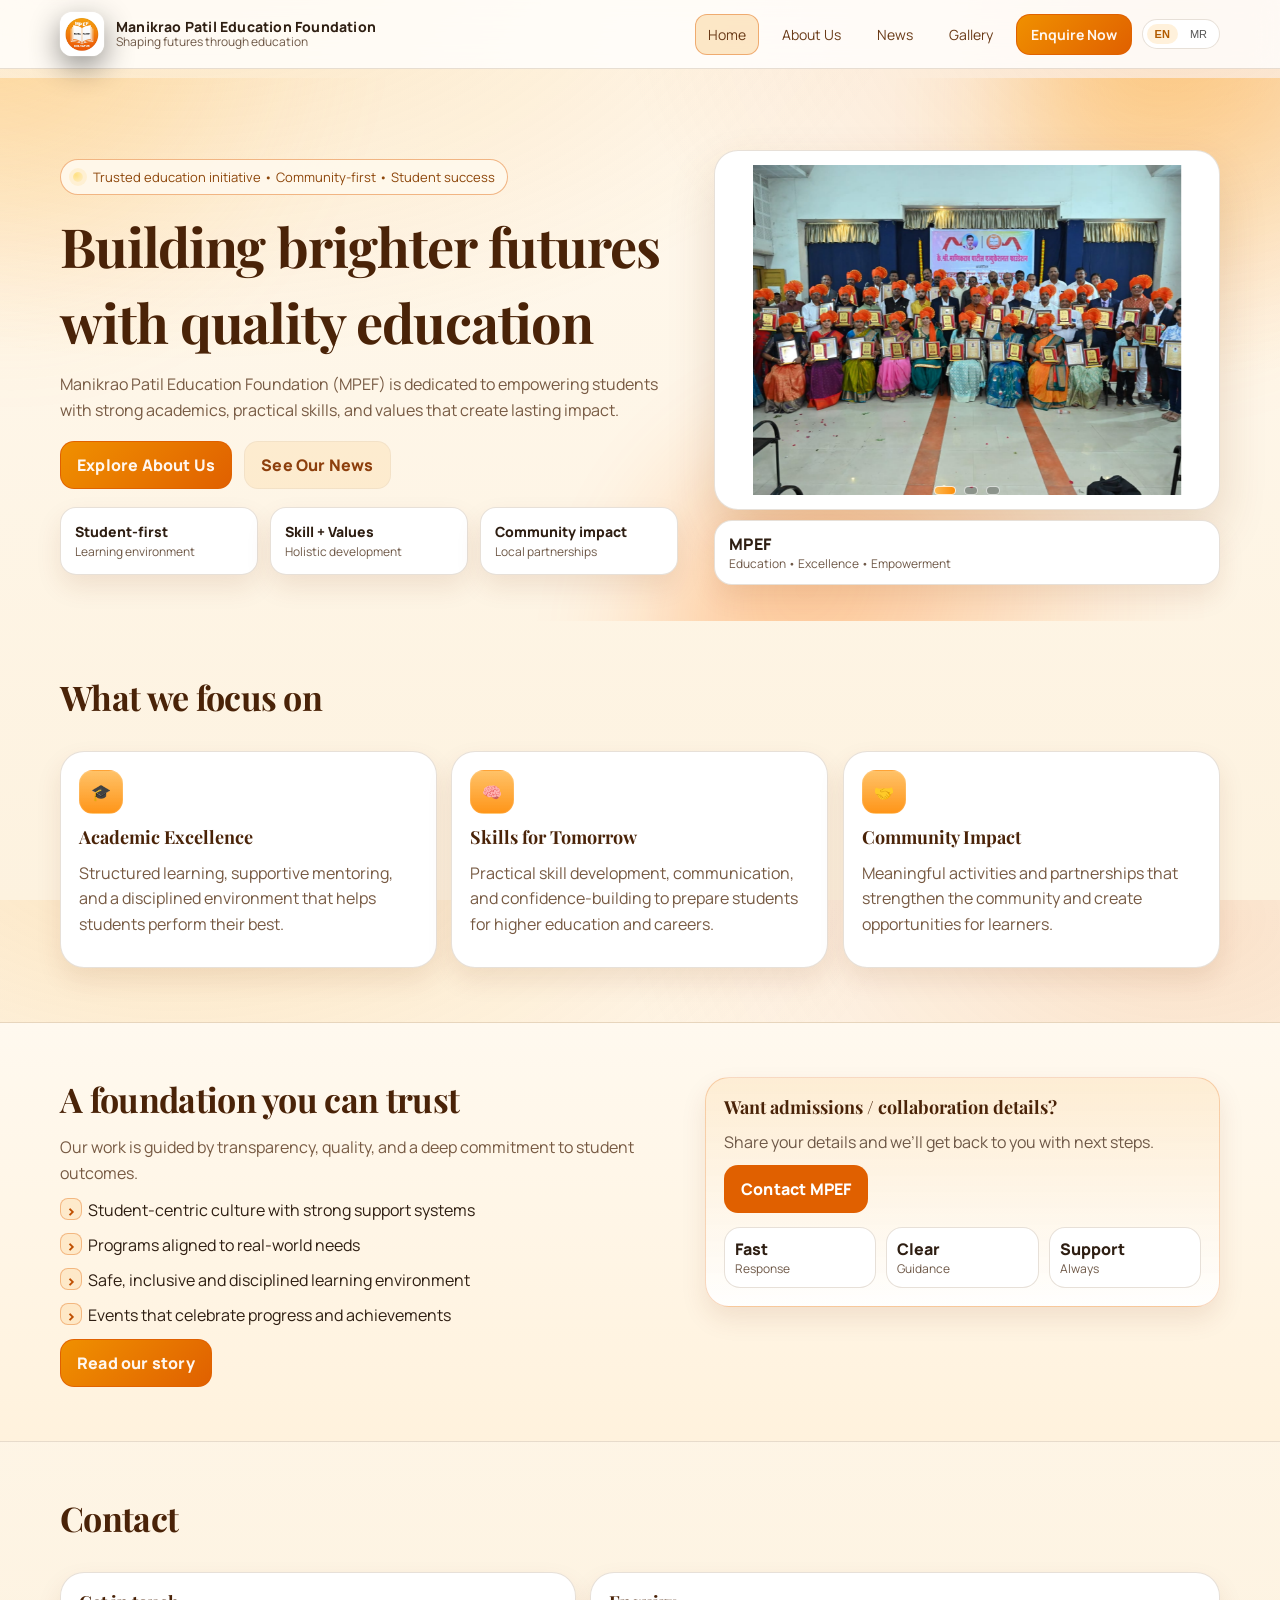
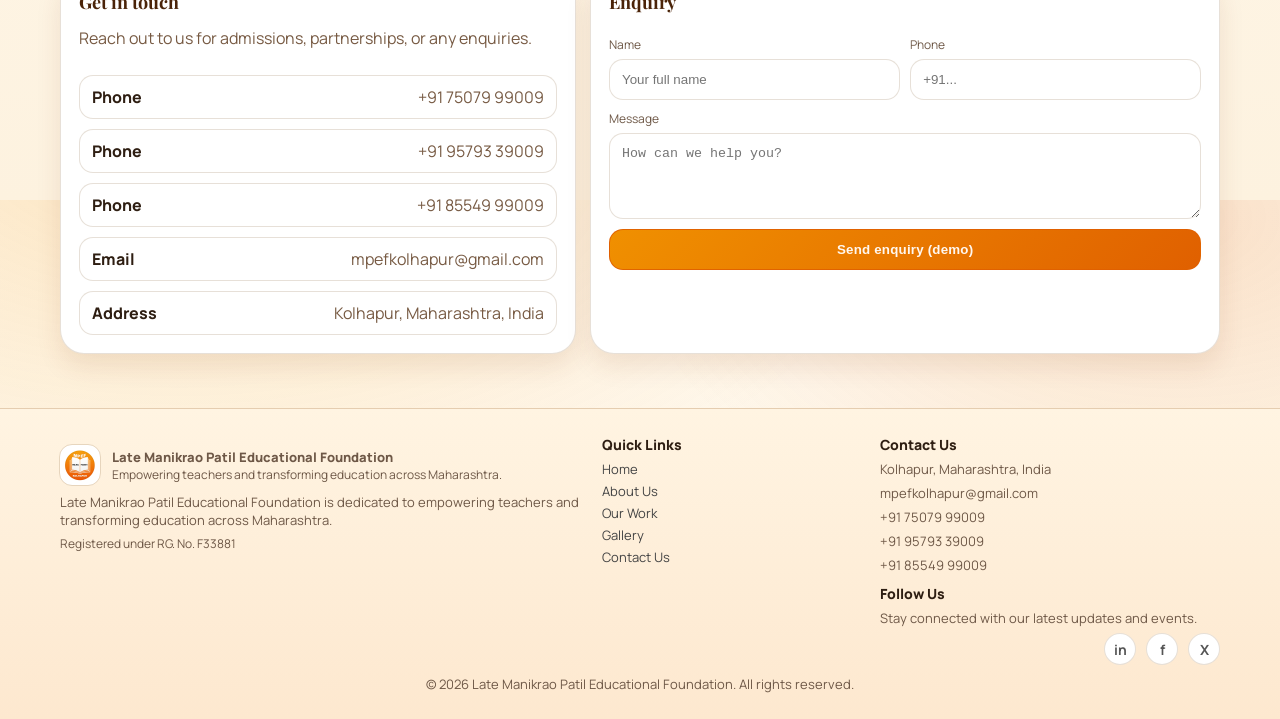
<file: index.html>
<!doctype html>
<html lang="en">
  <head>
 <meta name="facebook-domain-verification" content="m56envhoaefbabe0w6fqah3vkeb7y9" />
    <meta charset="UTF-8" />
    <meta name="viewport" content="width=device-width, initial-scale=1.0" />
    <meta
      name="description"
      content="Manikrao Patil Education Foundation (MPEF) — empowering learners through quality education, skill development, and community impact."
    />
    <title>Manikrao Patil Education Foundation (MPEF)</title>
    <link rel="preconnect" href="https://fonts.googleapis.com" />
    <link rel="preconnect" href="https://fonts.gstatic.com" crossorigin />
    <link
      href="https://fonts.googleapis.com/css2?family=Manrope:wght@400;500;600;700;800&family=Playfair+Display:wght@600;700;800&display=swap"
      rel="stylesheet"
    />
    <link rel="icon" href="images/logo.jpeg" />
    <link rel="stylesheet" href="assets/styles.css" />
  </head>
  <body>
    <a class="skip-link" href="#main" data-i18n data-en="Skip to content" data-mr="मुख्य मजकुराकडे जा"
      >Skip to content</a
    >

    <header class="site-header">
      <div class="container header-inner">
        <a class="brand" href="index.html" aria-label="MPEF Home">
          <img class="brand-logo" src="images/logo.jpeg" alt="MPEF Logo" />
          <div class="brand-text">
            <div
              class="brand-title"
              data-i18n
              data-en="Manikrao Patil Education Foundation"
              data-mr="कै.श्री. माणिकराव पाटील एज्युकेशनल फौंडेशन"
            >
              कै.श्री. माणिकराव पाटील एज्युकेशनल फौंडेशन
            </div>
            <div
              class="brand-subtitle"
              data-i18n
              data-en="Shaping futures through education"
              data-mr="à¤¶à¤¿à¤•à¥à¤·à¤£à¤¾à¤¤à¥‚à¤¨ à¤­à¤µà¤¿à¤·à¥à¤¯ à¤˜à¤¡à¤µà¤¤à¥‹"
            >
              Shaping futures through education
            </div>
          </div>
        </a>

        <button
          class="nav-toggle"
          type="button"
          data-nav-toggle
          data-i18n-aria-label
          data-en-aria-label="Open menu"
          data-mr-aria-label="à¤®à¥‡à¤¨à¥‚ à¤‰à¤˜à¤¡à¤¾"
          aria-label="Open menu"
        >
          <span></span><span></span><span></span>
        </button>

        <nav class="site-nav" data-nav>
          <a
            class="nav-link is-active"
            href="index.html"
            data-i18n
            data-en="Home"
            data-mr="मुख्यपृष्ठ"
            >Home</a
          >
          <a
            class="nav-link"
            href="about.html"
            data-i18n
            data-en="About Us"
            data-mr="आमच्याबद्दल"
            >About Us</a
          >
          <a
            class="nav-link"
            href="news.html"
            data-i18n
            data-en="News"
            data-mr="बातम्या"
            >News</a
          >
          <a
            class="nav-link"
            href="gallery.html"
            data-i18n
            data-en="Gallery"
            data-mr="गॅलरी"
            >Gallery</a
          >
          <a
            class="nav-cta"
            href="#contact"
            data-i18n
            data-en="Enquire Now"
            data-mr="तुरंत चौकशी करा"
            >Enquire Now</a
          >
          <div class="lang-toggle" data-lang-toggle>
            <button type="button" data-lang-btn="en" class="is-active">EN</button>
            <button type="button" data-lang-btn="mr">MR</button>
          </div>
        </nav>
      </div>
    </header>

    <main id="main">
      <section class="hero">
        <div class="hero-bg">
          <div class="hero-orb orb-1"></div>
          <div class="hero-orb orb-2"></div>
          <div class="hero-orb orb-3"></div>
        </div>

        <div class="container hero-inner">
          <div class="hero-copy">
            <p class="pill">
              <span class="dot"></span>
              <span
                data-i18n
                data-en="Trusted education initiative • Community-first • Student success"
                data-mr="विश्वसनीय शैक्षणिक उपक्रम • समुदाय केंद्रित • विद्यार्थी यश"
              >
                Trusted education initiative • Community-first • Student success
              </span>
            </p>
            <h1 data-i18n data-en="Building brighter futures with quality education" data-mr="गुणवत्तापूर्ण शिक्षणातून उज्ज्वल भविष्य घडवणे">
              Building brighter futures with
              <span class="text-gradient">quality education</span>
            </h1>
            <p
              class="lead"
              data-i18n
              data-en="Manikrao Patil Education Foundation (MPEF) is dedicated to empowering students with strong academics, practical skills, and values that create lasting impact."
              data-mr="कै.श्री. माणिकराव पाटील एज्युकेशनल फौंडेशन (MPEF) हे विद्यार्थ्यांना भक्कम शैक्षणिक पायाभूत सुविधा, प्रत्यक्ष कौशल्ये आणि मूल्याधिष्ठित संस्कार देऊन सक्षम बनवण्यास कटिबद्ध आहे."
            >
              Manikrao Patil Education Foundation (MPEF) is dedicated to empowering students with
              strong academics, practical skills, and values that create lasting impact.
            </p>

            <div class="hero-actions">
              <a class="btn btn-primary" href="about.html">Explore About Us</a>
              <a class="btn btn-ghost" href="news.html">See Our News</a>
            </div>

            <div class="hero-stats" aria-label="Highlights">
              <div class="stat">
                <div
                  class="stat-value"
                  data-i18n
                  data-en="Student-first"
                  data-mr="विद्यार्थी-केंद्रित"
                >
                  Student-first
                </div>
                <div
                  class="stat-label"
                  data-i18n
                  data-en="Learning environment"
                  data-mr="शिक्षणाचे वातावरण"
                >
                  Learning environment
                </div>
              </div>
              <div class="stat">
                <div
                  class="stat-value"
                  data-i18n
                  data-en="Skill + Values"
                  data-mr="कौशल्ये + संस्कार"
                >
                  Skill + Values
                </div>
                <div
                  class="stat-label"
                  data-i18n
                  data-en="Holistic development"
                  data-mr="सर्वांगीण विकास"
                >
                  Holistic development
                </div>
              </div>
              <div class="stat">
                <div
                  class="stat-value"
                  data-i18n
                  data-en="Community impact"
                  data-mr="समाजाभिमुख कार्य"
                >
                  Community impact
                </div>
                <div
                  class="stat-label"
                  data-i18n
                  data-en="Local partnerships"
                  data-mr="स्थानिक सहकार्य"
                >
                  Local partnerships
                </div>
              </div>
            </div>
          </div>

          <div class="hero-media" aria-label="Foundation images">
            <div class="hero-slider" data-hero-slider>
              <figure class="hero-slide is-active" data-hero-slide>
                <img src="images/1.jpeg" alt="Campus and students" loading="lazy" />
              </figure>
              <figure class="hero-slide" data-hero-slide>
                <img src="images/2.jpeg" alt="Learning and activities" loading="lazy" />
              </figure>
              <figure class="hero-slide" data-hero-slide>
                <img src="images/3.jpeg" alt="Events and community" loading="lazy" />
              </figure>

              <div class="hero-dots" data-hero-dots aria-label="Slide navigation"></div>
            </div>

            <div class="media-badge">
              <div class="media-badge-title">MPEF</div>
              <div
                class="media-badge-subtitle"
                data-i18n
                data-en="Education • Excellence • Empowerment"
                data-mr="शिक्षण • उत्कृष्टता • सबलीकरण"
              >
                Education • Excellence • Empowerment
              </div>
            </div>
          </div>
        </div>
      </section>

      <section class="section">
        <div class="container">
          <div class="section-head">
            <h2 data-i18n data-en="What we focus on" data-mr="आमचे मुख्य केंद्रबिंदू">What we focus on</h2>
            
          </div>

          <div class="grid-3">
            <article class="card">
              <div class="card-icon">🎓</div>
              <h3 data-i18n data-en="Academic Excellence" data-mr="उच्च दर्जाचे शिक्षण">
                Academic Excellence
              </h3>
              <p
                data-i18n
                data-en="Structured learning, supportive mentoring, and a disciplined environment that helps students perform their best."
                data-mr="संरचित अध्यापन, मार्गदर्शकांचे सतत मार्गदर्शन आणि शिस्तबद्ध वातावरण, जे विद्यार्थ्यांना त्यांचा सर्वोत्तम परफॉर्मन्स देण्यास मदत करते."
              >
                Structured learning, supportive mentoring, and a disciplined environment that helps
                students perform their best.
              </p>
            </article>
            <article class="card">
              <div class="card-icon">🧠</div>
              <h3 data-i18n data-en="Skills for Tomorrow" data-mr="उद्याच्या करिअरसाठी कौशल्ये">
                Skills for Tomorrow
              </h3>
              <p
                data-i18n
                data-en="Practical skill development, communication, and confidence-building to prepare students for higher education and careers."
                data-mr="प्रत्यक्ष कौशल्यविकास, संवादकौशल्ये आणि आत्मविश्वास वाढवणारे उपक्रम, जे उच्च शिक्षण व करिअरसाठी तयारी करतात."
              >
                Practical skill development, communication, and confidence-building to prepare
                students for higher education and careers.
              </p>
            </article>
            <article class="card">
              <div class="card-icon">🤝</div>
              <h3 data-i18n data-en="Community Impact" data-mr="समाजातील प्रभावी कार्य">
                Community Impact
              </h3>
              <p
                data-i18n
                data-en="Meaningful activities and partnerships that strengthen the community and create opportunities for learners."
                data-mr="अर्थपूर्ण उपक्रम आणि विविध संस्थांशी भागीदारी, ज्यामुळे समाजघटक मजबूत होतो आणि विद्यार्थ्यांसाठी संधी निर्माण होतात."
              >
                Meaningful activities and partnerships that strengthen the community and create
                opportunities for learners.
              </p>
            </article>
          </div>
        </div>
      </section>

      <section class="section section-alt">
        <div class="container">
          <div class="split">
            <div>
              <h2>A foundation you can trust</h2>
              <p class="lead">
                Our work is guided by transparency, quality, and a deep commitment to student
                outcomes.
              </p>
              <ul class="checklist">
                <li>Student-centric culture with strong support systems</li>
                <li>Programs aligned to real-world needs</li>
                <li>Safe, inclusive and disciplined learning environment</li>
                <li>Events that celebrate progress and achievements</li>
              </ul>
              <div class="spacer-12"></div>
              <a class="btn btn-primary" href="about.html">Read our story</a>
            </div>

            <aside class="callout">
              <h3>Want admissions / collaboration details?</h3>
              <p class="muted">
                Share your details and we’ll get back to you with next steps.
              </p>
              <a class="btn btn-dark" href="#contact">Contact MPEF</a>
              <div class="callout-mini">
                <div class="mini-kpi">
                  <div class="mini-kpi-value">Fast</div>
                  <div class="mini-kpi-label">Response</div>
                </div>
                <div class="mini-kpi">
                  <div class="mini-kpi-value">Clear</div>
                  <div class="mini-kpi-label">Guidance</div>
                </div>
                <div class="mini-kpi">
                  <div class="mini-kpi-value">Support</div>
                  <div class="mini-kpi-label">Always</div>
                </div>
              </div>
            </aside>
          </div>
        </div>
      </section>

      <section id="contact" class="section">
        <div class="container">
          <div class="section-head">
            <h2>Contact</h2>
          </div>

          <div class="contact-grid">
            <div class="card">
              <h3>Get in touch</h3>
              <p class="muted">
                Reach out to us for admissions, partnerships, or any enquiries.
              </p>
              <div class="contact-lines">
                <div class="contact-line">
                  <span class="contact-key">Phone</span>
                  <a href="tel:+917507999009" class="contact-val">+91 75079 99009</a>
                </div>
                <div class="contact-line">
                  <span class="contact-key">Phone</span>
                  <a href="tel:+919579339009" class="contact-val">+91 95793 39009</a>
                </div>
                <div class="contact-line">
                  <span class="contact-key">Phone</span>
                  <a href="tel:+918554999009" class="contact-val">+91 85549 99009</a>
                </div>
                <div class="contact-line">
                  <span class="contact-key">Email</span>
                  <span class="contact-val">mpefkolhapur@gmail.com</span>
                </div>
                <div class="contact-line">
                  <span class="contact-key">Address</span>
                  <span class="contact-val">Kolhapur, Maharashtra, India</span>
                </div>
              </div>
            </div>

            <form class="card form" onsubmit="return false" aria-label="Enquiry form">
              <h3>Enquiry</h3>
              <div class="form-row">
                <label>
                  <span>Name</span>
                  <input type="text" name="name" placeholder="Your full name" required />
                </label>
                <label>
                  <span>Phone</span>
                  <input type="tel" name="phone" placeholder="+91..." required />
                </label>
              </div>
              <label>
                <span>Message</span>
                <textarea name="message" rows="4" placeholder="How can we help you?" required></textarea>
              </label>
              <button class="btn btn-primary" type="submit" data-toast>
                Send enquiry (demo)
              </button>
              
            </form>
          </div>
        </div>
      </section>
    </main>

    <footer class="site-footer">
      <div class="container footer-inner">
        <div class="footer-mission">
          
          <div class="footer-brand" style="margin-top: 10px">
            <img class="footer-logo" src="images/logo.jpeg" alt="MPEF Logo" />
            <div>
              <div class="footer-title" data-i18n data-en="Late Manikrao Patil Educational Foundation" data-mr="कै.श्री. माणिकराव पाटील एज्युकेशनल फौंडेशन">Late Manikrao Patil Educational Foundation</div>
              <div class="footer-subtitle">
                Empowering teachers and transforming education across Maharashtra.
              </div>
            </div>
          </div>
          <p class="footer-text" style="margin-top: 8px" data-i18n data-en="Late Manikrao Patil Educational Foundation is dedicated to empowering teachers and transforming education across Maharashtra." data-mr="कै.श्री. माणिकराव पाटील एज्युकेशनल फौंडेशन शिक्षकांना सक्षम करून महाराष्ट्रभर शिक्षणात परिवर्तन घडवण्यासाठी कटिबद्ध आहे.">
            Late Manikrao Patil Educational Foundation is dedicated to empowering teachers and
            transforming education across Maharashtra.
          </p>
          <p class="footer-reg">Registered under RG. No. F33881</p>
        </div>

        <div class="footer-links">
          <h4 class="footer-heading">Quick Links</h4>
          <ul class="footer-list">
            <li><a href="index.html">Home</a></li>
            <li><a href="about.html">About Us</a></li>
            <li><a href="about.html#main">Our Work</a></li>
            <li><a href="about.html#main">Gallery</a></li>
            <li><a href="#contact">Contact Us</a></li>
          </ul>
        </div>

        <div class="footer-contact">
          <h4 class="footer-heading">Contact Us</h4>
          <p class="footer-text">Kolhapur, Maharashtra, India</p>
          <p class="footer-text"><a href="mailto:mpefkolhapur@gmail.com">mpefkolhapur@gmail.com</a></p>
          <p class="footer-text"><a href="tel:+917507999009">+91 75079 99009</a></p>
          <p class="footer-text"><a href="tel:+919579339009">+91 95793 39009</a></p>
          <p class="footer-text"><a href="tel:+918554999009">+91 85549 99009</a></p>
          <h4 class="footer-heading" style="margin-top: 10px">Follow Us</h4>
          <p class="footer-text">Stay connected with our latest updates and events.</p>
          <div class="footer-social">
            <a href="#" aria-label="LinkedIn">in</a>
            <a href="#" aria-label="Facebook">f</a>
            <a href="#" aria-label="Twitter / X">X</a>
          </div>
        </div>
      </div>
      <div class="container footer-bottom">
        <span data-i18n data-en="© 2026 Late Manikrao Patil Educational Foundation. All rights reserved." data-mr="© 2026 कै.श्री. माणिकराव पाटील एज्युकेशनल फौंडेशन. सर्व हक्क राखीव.">© 2026 Late Manikrao Patil Educational Foundation. All rights reserved.</span>
      </div>
    </footer>

    <script src="assets/main.js"></script>
  </body>
</html>
</file>
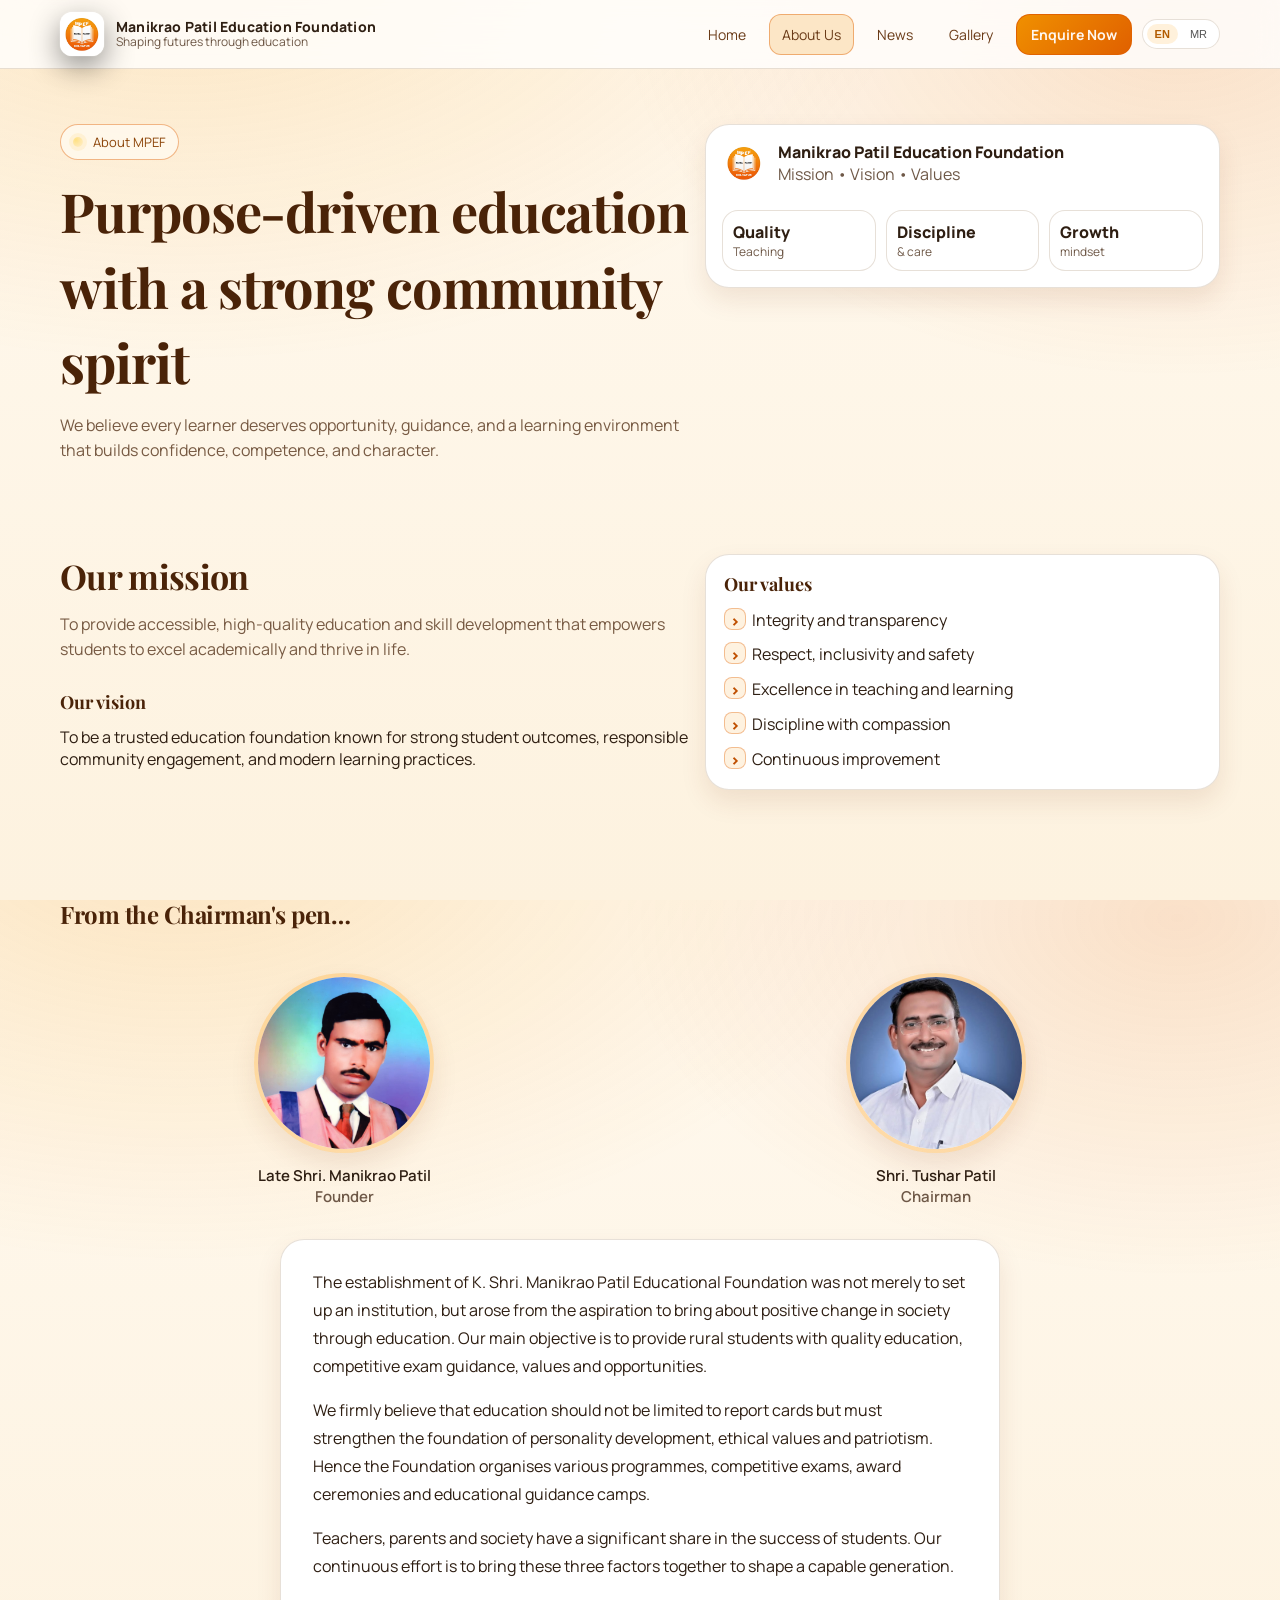
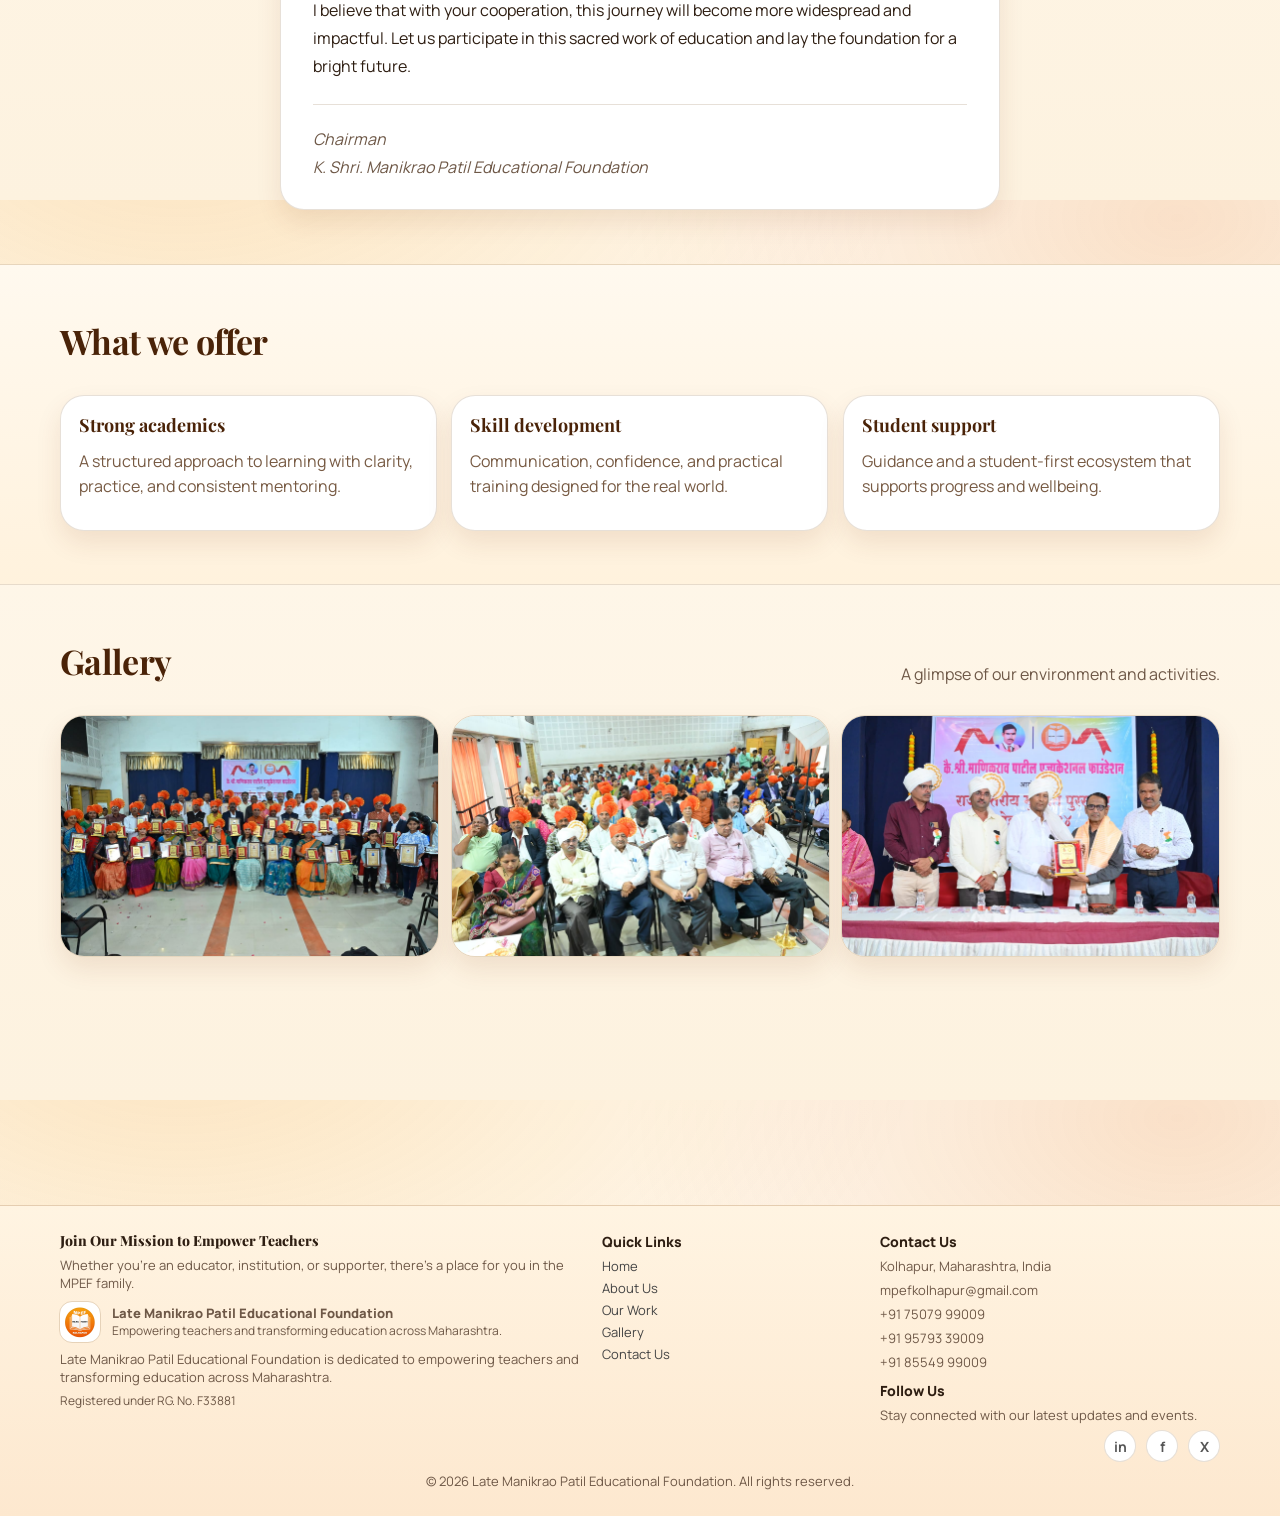
<file: about.html>
<!doctype html>
<html lang="en">
  <head>
    <meta charset="UTF-8" />
    <meta name="viewport" content="width=device-width, initial-scale=1.0" />
    <meta
      name="description"
      content="About Manikrao Patil Education Foundation (MPEF) â€” our mission, vision, values, and commitment to students and community."
    />
    <title>About Us â€¢ Manikrao Patil Education Foundation (MPEF)</title>
    <link rel="preconnect" href="https://fonts.googleapis.com" />
    <link rel="preconnect" href="https://fonts.gstatic.com" crossorigin />
    <link
      href="https://fonts.googleapis.com/css2?family=Manrope:wght@400;500;600;700;800&family=Playfair+Display:wght@600;700;800&display=swap"
      rel="stylesheet"
    />
    <link rel="icon" href="images/logo.jpeg" />
    <link rel="stylesheet" href="assets/styles.css" />
  </head>
  <body>
    <a class="skip-link" href="#main" data-i18n data-en="Skip to content" data-mr="मुख्य मजकुराकडे जा"
      >Skip to content</a
    >

    <header class="site-header">
      <div class="container header-inner">
        <a class="brand" href="index.html" aria-label="MPEF Home">
          <img class="brand-logo" src="images/logo.jpeg" alt="MPEF Logo" />
          <div class="brand-text">
            <div
              class="brand-title"
              data-i18n
              data-en="Manikrao Patil Education Foundation"
              data-mr="कै.श्री. माणिकराव पाटील एज्युकेशनल फौंडेशन"
            >
              कै.श्री. माणिकराव पाटील एज्युकेशनल फौंडेशन
            </div>
            <div
              class="brand-subtitle"
              data-i18n
              data-en="Shaping futures through education"
              data-mr="शिक्षणातून भविष्य घडवतो"
            >
              Shaping futures through education
            </div>
          </div>
        </a>

        <button
          class="nav-toggle"
          type="button"
          data-nav-toggle
          data-i18n-aria-label
          data-en-aria-label="Open menu"
          data-mr-aria-label="मेनू उघडा"
          aria-label="Open menu"
        >
          <span></span><span></span><span></span>
        </button>

        <nav class="site-nav" data-nav>
          <a
            class="nav-link"
            href="index.html"
            data-i18n
            data-en="Home"
            data-mr="मुख्यपृष्ठ"
            >Home</a
          >
          <a
            class="nav-link is-active"
            href="about.html"
            data-i18n
            data-en="About Us"
            data-mr="आमच्याबद्दल"
            >About Us</a
          >
          <a
            class="nav-link"
            href="news.html"
            data-i18n
            data-en="News"
            data-mr="बातम्या"
            >News</a
          >
          <a
            class="nav-link"
            href="gallery.html"
            data-i18n
            data-en="Gallery"
            data-mr="गॅलरी"
            >Gallery</a
          >
          <a
            class="nav-cta"
            href="index.html#contact"
            data-i18n
            data-en="Enquire Now"
            data-mr="तुरंत चौकशी करा"
            >Enquire Now</a
          >
          <div class="lang-toggle" data-lang-toggle>
            <button type="button" data-lang-btn="en" class="is-active">EN</button>
            <button type="button" data-lang-btn="mr">MR</button>
          </div>
        </nav>
      </div>
    </header>

    <main id="main">
      <section class="page-hero">
        <div class="container page-hero-inner">
          <div>
            <p class="pill" data-i18n data-en="About MPEF" data-mr="MPEF विषयी">
              <span class="dot"></span>
              About MPEF
            </p>
            <h1
              data-i18n
              data-en="Purpose-driven education with a strong community spirit"
              data-mr="समाजभावनेने प्रेरित उद्दिष्टपूर्ण शिक्षण"
            >
              Purpose-driven education with a strong community spirit
            </h1>
            <p
              class="lead"
              data-i18n
              data-en="We believe every learner deserves opportunity, guidance, and a learning environment that builds confidence, competence, and character."
              data-mr="प्रत्येक विद्यार्थ्याला संधी, योग्य मार्गदर्शन आणि आत्मविश्वास, कौशल्य व चांगला स्वभाव घडवणारे शिकण्याचे वातावरण मिळाले पाहिजे, असा आमचा विश्वास आहे."
            >
              We believe every learner deserves opportunity, guidance, and a learning environment
              that builds confidence, competence, and character.
            </p>
          </div>
          <div class="page-hero-card">
            <div class="page-hero-card-top">
              <img src="images/logo.jpeg" alt="MPEF Logo" />
              <div>
                <div
                  class="kicker"
                  data-i18n
                  data-en="Manikrao Patil Education Foundation"
                  data-mr="कै.श्री. माणिकराव पाटील एज्युकेशनल फौंडेशन"
                >
                  Manikrao Patil Education Foundation
                </div>
                <div
                  class="muted"
                  data-i18n
                  data-en="Mission • Vision • Values"
                  data-mr="ध्येय • दृष्टिकोन • मूल्ये"
                >
                  Mission • Vision • Values
                </div>
              </div>
            </div>
            <div class="divider"></div>
            <div class="kpi-row">
              <div class="mini-kpi">
                <div class="mini-kpi-value" data-i18n data-en="Quality" data-mr="गुणवत्ता">Quality</div>
                <div class="mini-kpi-label" data-i18n data-en="Teaching" data-mr="अध्यापन">Teaching</div>
              </div>
              <div class="mini-kpi">
                <div class="mini-kpi-value" data-i18n data-en="Discipline" data-mr="शिस्त">Discipline</div>
                <div class="mini-kpi-label" data-i18n data-en="& care" data-mr="आणि काळजी">& care</div>
              </div>
              <div class="mini-kpi">
                <div class="mini-kpi-value" data-i18n data-en="Growth" data-mr="विकास">Growth</div>
                <div class="mini-kpi-label" data-i18n data-en="mindset" data-mr="दृष्टिकोन">mindset</div>
              </div>
            </div>
          </div>
        </div>
      </section>

      <section class="section">
        <div class="container">
          <div class="split">
            <div>
              <h2 data-i18n data-en="Our mission" data-mr="आमचे ध्येय">Our mission</h2>
              <p
                class="lead"
                data-i18n
                data-en="To provide accessible, high-quality education and skill development that empowers students to excel academically and thrive in life."
                data-mr="विद्यार्थ्यांना शैक्षणिकदृष्ट्या उत्कृष्ट कामगिरी करता यावी आणि आयुष्यात प्रगती साधता यावी यासाठी सर्वांना उपलब्ध, उच्च दर्जाचे शिक्षण आणि कौशल्य विकास प्रदान करणे."
              >
                To provide accessible, high-quality education and skill development that empowers
                students to excel academically and thrive in life.
              </p>
              <div class="spacer-16"></div>
              <h3 data-i18n data-en="Our vision" data-mr="आमचा दृष्टिकोन">Our vision</h3>
              <p
                data-i18n
                data-en="To be a trusted education foundation known for strong student outcomes, responsible community engagement, and modern learning practices."
                data-mr="मजबूत विद्यार्थी घडवण्याच्या परिणामांसाठी, जबाबदार समुदाय सहभागासाठी आणि आधुनिक शैक्षणिक पद्धतींसाठी ओळखली जाणारी विश्वासार्ह शैक्षणिक संस्था बनणे."
              >
                To be a trusted education foundation known for strong student outcomes, responsible
                community engagement, and modern learning practices.
              </p>
            </div>

            <div class="card">
              <h3 data-i18n data-en="Our values" data-mr="आमची मूल्ये">Our values</h3>
              <ul class="checklist">
                <li
                  data-i18n
                  data-en="Integrity and transparency"
                  data-mr="प्रामाणिकपणा आणि पारदर्शकता"
                >
                  Integrity and transparency
                </li>
                <li
                  data-i18n
                  data-en="Respect, inclusivity and safety"
                  data-mr="सन्मान, सर्वसमावेशकता आणि सुरक्षितता"
                >
                  Respect, inclusivity and safety
                </li>
                <li
                  data-i18n
                  data-en="Excellence in teaching and learning"
                  data-mr="अध्यापन आणि अध्ययनातील उत्कृष्टता"
                >
                  Excellence in teaching and learning
                </li>
                <li
                  data-i18n
                  data-en="Discipline with compassion"
                  data-mr="समजुतीने राखलेली शिस्त"
                >
                  Discipline with compassion
                </li>
                <li
                  data-i18n
                  data-en="Continuous improvement"
                  data-mr="सतत प्रगतीची बांधिलकी"
                >
                  Continuous improvement
                </li>
              </ul>
            </div>
          </div>
        </div>
      </section>

      <section class="section" id="chairman-message">
        <div class="container">
          <div class="section-head">
            <h2 class="chairman-title" data-i18n data-en="From the Chairman's pen…" data-mr="अध्यक्षांच्या लेखणीतून…">अध्यक्षांच्या लेखणीतून…</h2>
          </div>
          <div class="leader-photos">
            <figure class="leader-photo">
              <img src="images/Manikrao%20Patil.jpeg" alt="Late Shri. Manikrao Patil" loading="lazy" />
              <figcaption data-i18n data-i18n-html data-en="Late Shri. Manikrao Patil&lt;br&gt;&lt;span class='muted'&gt;Founder&lt;/span&gt;" data-mr="कै. श्री. माणिकराव पाटील&lt;br&gt;&lt;span class='muted'&gt;संस्थापक&lt;/span&gt;">कै. श्री. माणिकराव पाटील<br><span class="muted">संस्थापक</span></figcaption>
            </figure>
            <figure class="leader-photo">
              <img src="images/Tushar%20Patil.jpeg" alt="Shri. Tushar Patil - Chairman" loading="lazy" />
              <figcaption data-i18n data-i18n-html data-en="Shri. Tushar Patil&lt;br&gt;&lt;span class='muted'&gt;Chairman&lt;/span&gt;" data-mr="श्री. तुषार पाटील&lt;br&gt;&lt;span class='muted'&gt;अध्यक्ष&lt;/span&gt;">श्री. तुषार पाटील<br><span class="muted">अध्यक्ष</span></figcaption>
            </figure>
          </div>
          <div class="chairman-message">
            <p data-i18n data-en="The establishment of K. Shri. Manikrao Patil Educational Foundation was not merely to set up an institution, but arose from the aspiration to bring about positive change in society through education. Our main objective is to provide rural students with quality education, competitive exam guidance, values and opportunities." data-mr="कै.श्री. माणिकराव पाटील एज्युकेशनल फौंडेशनची स्थापना ही केवळ एक संस्था उभारण्यासाठी नव्हे, तर शिक्षणाच्या माध्यमातून समाजात सकारात्मक परिवर्तन घडविण्याच्या ध्यासातून झाली आहे. ग्रामीण भागातील विद्यार्थ्यांना दर्जेदार शिक्षण, स्पर्धा परीक्षा मार्गदर्शन, संस्कार आणि संधी यांचा संगम उपलब्ध करून देणे हे आमचे प्रमुख उद्दिष्ट आहे.">कै.श्री. माणिकराव पाटील एज्युकेशनल फौंडेशनची स्थापना ही केवळ एक संस्था उभारण्यासाठी नव्हे, तर शिक्षणाच्या माध्यमातून समाजात सकारात्मक परिवर्तन घडविण्याच्या ध्यासातून झाली आहे. ग्रामीण भागातील विद्यार्थ्यांना दर्जेदार शिक्षण, स्पर्धा परीक्षा मार्गदर्शन, संस्कार आणि संधी यांचा संगम उपलब्ध करून देणे हे आमचे प्रमुख उद्दिष्ट आहे.</p>
            <p data-i18n data-en="We firmly believe that education should not be limited to report cards but must strengthen the foundation of personality development, ethical values and patriotism. Hence the Foundation organises various programmes, competitive exams, award ceremonies and educational guidance camps." data-mr="आज शिक्षण हे केवळ गुणपत्रिकेपुरते मर्यादित न राहता व्यक्तिमत्त्व विकास, नैतिक मूल्ये आणि राष्ट्रभक्ती यांचा पाया मजबूत करणारे असावे, असा आमचा ठाम विश्वास आहे. म्हणूनच फौंडेशन विविध उपक्रम, स्पर्धा परीक्षा, गुणगौरव सोहळे आणि शैक्षणिक मार्गदर्शन शिबिरे आयोजित करत आहे.">आज शिक्षण हे केवळ गुणपत्रिकेपुरते मर्यादित न राहता व्यक्तिमत्त्व विकास, नैतिक मूल्ये आणि राष्ट्रभक्ती यांचा पाया मजबूत करणारे असावे, असा आमचा ठाम विश्वास आहे. म्हणूनच फौंडेशन विविध उपक्रम, स्पर्धा परीक्षा, गुणगौरव सोहळे आणि शैक्षणिक मार्गदर्शन शिबिरे आयोजित करत आहे.</p>
            <p data-i18n data-en="Teachers, parents and society have a significant share in the success of students. Our continuous effort is to bring these three factors together to shape a capable generation." data-mr="विद्यार्थ्यांच्या यशामध्ये शिक्षक, पालक आणि समाज यांचा मोलाचा वाटा असतो. या तिन्ही घटकांना एकत्र आणून सक्षम पिढी घडविण्याचा आमचा सातत्यपूर्ण प्रयत्न आहे.">विद्यार्थ्यांच्या यशामध्ये शिक्षक, पालक आणि समाज यांचा मोलाचा वाटा असतो. या तिन्ही घटकांना एकत्र आणून सक्षम पिढी घडविण्याचा आमचा सातत्यपूर्ण प्रयत्न आहे.</p>
            <p data-i18n data-en="I believe that with your cooperation, this journey will become more widespread and impactful. Let us participate in this sacred work of education and lay the foundation for a bright future." data-mr="आपल्या सहकार्यामुळेच ही वाटचाल अधिक व्यापक आणि परिणामकारक होईल, असा मला विश्वास आहे. चला, शिक्षणाच्या या पवित्र कार्यात सहभागी होऊन उज्ज्वल भवितव्याची पायाभरणी करूया.">आपल्या सहकार्यामुळेच ही वाटचाल अधिक व्यापक आणि परिणामकारक होईल, असा मला विश्वास आहे. चला, शिक्षणाच्या या पवित्र कार्यात सहभागी होऊन उज्ज्वल भवितव्याची पायाभरणी करूया.</p>
            <p class="chairman-signature"><em><span data-i18n data-en="Chairman" data-mr="अध्यक्ष">अध्यक्ष</span><br><span data-i18n data-en="K. Shri. Manikrao Patil Educational Foundation" data-mr="कै.श्री. माणिकराव पाटील एज्युकेशनल फौंडेशन">कै.श्री. माणिकराव पाटील एज्युकेशनल फौंडेशन</span></em></p>
          </div>
        </div>
      </section>

      <section class="section section-alt">
        <div class="container">
          <div class="section-head">
            <h2 data-i18n data-en="What we offer" data-mr="आमच्या सुविधा">
              What we offer
            </h2>
            </div>

          <div class="grid-3">
            <article class="card">
              <h3 data-i18n data-en="Strong academics" data-mr="भक्कम शैक्षणिक पाया">
                Strong academics
              </h3>
              <p
                data-i18n
                data-en="A structured approach to learning with clarity, practice, and consistent mentoring."
                data-mr="स्वच्छ समज, नियमित सराव आणि सातत्यपूर्ण मार्गदर्शनासह शिकण्याचा नियोजित दृष्टिकोन."
              >
                A structured approach to learning with clarity, practice, and consistent mentoring.
              </p>
            </article>
            <article class="card">
              <h3 data-i18n data-en="Skill development" data-mr="कौशल्य विकास">
                Skill development
              </h3>
              <p
                data-i18n
                data-en="Communication, confidence, and practical training designed for the real world."
                data-mr="संवादकौशल्य, आत्मविश्वास आणि प्रत्यक्ष जीवनातील परिस्थितींवर आधारित प्रशिक्षण."
              >
                Communication, confidence, and practical training designed for the real world.
              </p>
            </article>
            <article class="card">
              <h3 data-i18n data-en="Student support" data-mr="विद्यार्थी समर्थन">
                Student support
              </h3>
              <p
                data-i18n
                data-en="Guidance and a student-first ecosystem that supports progress and wellbeing."
                data-mr="मार्गदर्शन, समुपदेशन आणि विद्यार्थीप्रथम वातावरण जे प्रगती आणि सर्वांगीण कल्याणाला पाठबळ देते."
              >
                Guidance and a student-first ecosystem that supports progress and wellbeing.
              </p>
            </article>
          </div>
        </div>
      </section>

      <section class="section">
        <div class="container">
          <div class="section-head">
            <h2 data-i18n data-en="Gallery" data-mr="गॅलरी">Gallery</h2>
            <p
              class="muted"
              data-i18n
              data-en="A glimpse of our environment and activities."
              data-mr="आमच्या परिसर आणि उपक्रमांची एक झलक."
            >
              A glimpse of our environment and activities.
            </p>
          </div>

          <div class="gallery-grid">
            <figure class="gallery-item">
              <img src="images/1.jpeg" alt="MPEF photo 1" loading="lazy" />
            </figure>
            <figure class="gallery-item">
              <img src="images/2.jpeg" alt="MPEF photo 2" loading="lazy" />
            </figure>
            <figure class="gallery-item">
              <img src="images/3.jpeg" alt="MPEF photo 3" loading="lazy" />
            </figure>
          </div>
        </div>
      </section>

      <section class="section section-cta">
        <div class="container">
          <div class="cta">
            <div>
              <h2
                data-i18n
                data-en="Let’s build something meaningful together"
                data-mr="चला, एकत्र येऊन काहीतरी अर्थपूर्ण घडवूया"
              >
                Letâ€™s build something meaningful together
              </h2>
              <p
                class="muted"
                data-i18n
                data-en="For admissions, partnerships, or support, reach out and we’ll respond quickly."
                data-mr="प्रवेश, भागीदारी किंवा कोणत्याही सहकार्याबाबत आमच्याशी संपर्क साधा; आम्ही लवकरच प्रत्युत्तर देऊ."
              >
                For admissions, partnerships, or support, reach out and weâ€™ll respond quickly.
              </p>
            </div>
            <div class="cta-actions">
              <a
                class="btn btn-primary"
                href="index.html#contact"
                data-i18n
                data-en="Contact"
                data-mr="संपर्क"
                >Contact</a
              >
              <a
                class="btn btn-ghost"
                href="news.html"
                data-i18n
                data-en="View News"
                data-mr="बातम्या पहा"
                >View News</a
              >
            </div>
          </div>
        </div>
      </section>
    </main>

    <footer class="site-footer">
      <div class="container footer-inner">
        <div class="footer-mission">
          <h3
            class="footer-heading"
            data-i18n
            data-en="Join Our Mission to Empower Teachers"
            data-mr="शिक्षक सक्षमीकरणाच्या आमच्या ध्येयात सहभागी व्हा"
          >
            Join Our Mission to Empower Teachers
          </h3>
          <p
            class="footer-text"
            data-i18n
            data-en="Whether you're an educator, institution, or supporter, there's a place for you in the MPEF family."
            data-mr="तुम्ही शिक्षक, संस्था किंवा समर्थक असाल, MPEF परिवारात तुमच्यासाठी नक्की स्थान आहे."
          >
            Whether you're an educator, institution, or supporter, there's a place for you in the
            MPEF family.
          </p>
          <div class="footer-brand" style="margin-top: 10px">
            <img class="footer-logo" src="images/logo.jpeg" alt="MPEF Logo" />
            <div>
              <div
                class="footer-title"
                data-i18n
                data-en="Late Manikrao Patil Educational Foundation"
                data-mr="कै.श्री. माणिकराव पाटील एज्युकेशनल फौंडेशन"
              >
                Late Manikrao Patil Educational Foundation
              </div>
              <div
                class="footer-subtitle"
                data-i18n
                data-en="Empowering teachers and transforming education across Maharashtra."
                data-mr="शिक्षकांना सक्षम करून महाराष्ट्रभर शिक्षणात परिवर्तन घडवणे."
              >
                Empowering teachers and transforming education across Maharashtra.
              </div>
            </div>
          </div>
          <p
            class="footer-text"
            style="margin-top: 8px"
            data-i18n
            data-en="Late Manikrao Patil Educational Foundation is dedicated to empowering teachers and transforming education across Maharashtra."
            data-mr="कै.श्री. माणिकराव पाटील एज्युकेशनल फौंडेशन शिक्षकांना सक्षम करून महाराष्ट्रभर शिक्षणात परिवर्तन घडवण्यासाठी कटिबद्ध आहे."
          >
            Late Manikrao Patil Educational Foundation is dedicated to empowering teachers and
            transforming education across Maharashtra.
          </p>
          <p
            class="footer-reg"
            data-i18n
            data-en="Registered under RG. No. F33881"
            data-mr="नोंदणी क्रमांक: RG. No. F33881"
          >
            Registered under RG. No. F33881
          </p>
        </div>

        <div class="footer-links">
          <h4 class="footer-heading" data-i18n data-en="Quick Links" data-mr="त्वरित दुवे">Quick Links</h4>
          <ul class="footer-list">
            <li><a href="index.html" data-i18n data-en="Home" data-mr="मुख्यपृष्ठ">Home</a></li>
            <li><a href="about.html" data-i18n data-en="About Us" data-mr="आमच्याबद्दल">About Us</a></li>
            <li><a href="about.html#main" data-i18n data-en="Our Work" data-mr="आमचे कार्य">Our Work</a></li>
            <li><a href="gallery.html" data-i18n data-en="Gallery" data-mr="गॅलरी">Gallery</a></li>
            <li>
              <a href="index.html#contact" data-i18n data-en="Contact Us" data-mr="आमच्याशी संपर्क">Contact Us</a>
            </li>
          </ul>
        </div>

        <div class="footer-contact">
          <h4 class="footer-heading" data-i18n data-en="Contact Us" data-mr="आमच्याशी संपर्क">Contact Us</h4>
          <p class="footer-text" data-i18n data-en="Kolhapur, Maharashtra, India" data-mr="कोल्हापूर, महाराष्ट्र, भारत">
            Kolhapur, Maharashtra, India
          </p>
          <p class="footer-text"><a href="mailto:mpefkolhapur@gmail.com">mpefkolhapur@gmail.com</a></p>
          <p class="footer-text"><a href="tel:+917507999009">+91 75079 99009</a></p>
          <p class="footer-text"><a href="tel:+919579339009">+91 95793 39009</a></p>
          <p class="footer-text"><a href="tel:+918554999009">+91 85549 99009</a></p>
          <h4 class="footer-heading" style="margin-top: 10px" data-i18n data-en="Follow Us" data-mr="आम्हाला फॉलो करा"
            >Follow Us</h4
          >
          <p
            class="footer-text"
            data-i18n
            data-en="Stay connected with our latest updates and events."
            data-mr="आमच्या ताज्या अपडेट्स आणि कार्यक्रमांसोबत जोडलेले रहा."
          >
            Stay connected with our latest updates and events.
          </p>
          <div class="footer-social">
            <a href="#" aria-label="LinkedIn">in</a>
            <a href="#" aria-label="Facebook">f</a>
            <a href="#" aria-label="Twitter / X">X</a>
          </div>
        </div>
      </div>
      <div class="container footer-bottom">
        <span
          data-i18n
          data-en="© 2026 Late Manikrao Patil Educational Foundation. All rights reserved."
          data-mr="© 2026 कै.श्री. माणिकराव पाटील एज्युकेशनल फौंडेशन. सर्व हक्क राखीव."
          >© 2026 Late Manikrao Patil Educational Foundation. All rights reserved.</span
        >
      </div>
    </footer>

    <script src="assets/main.js"></script>
  </body>
</html>
</file>
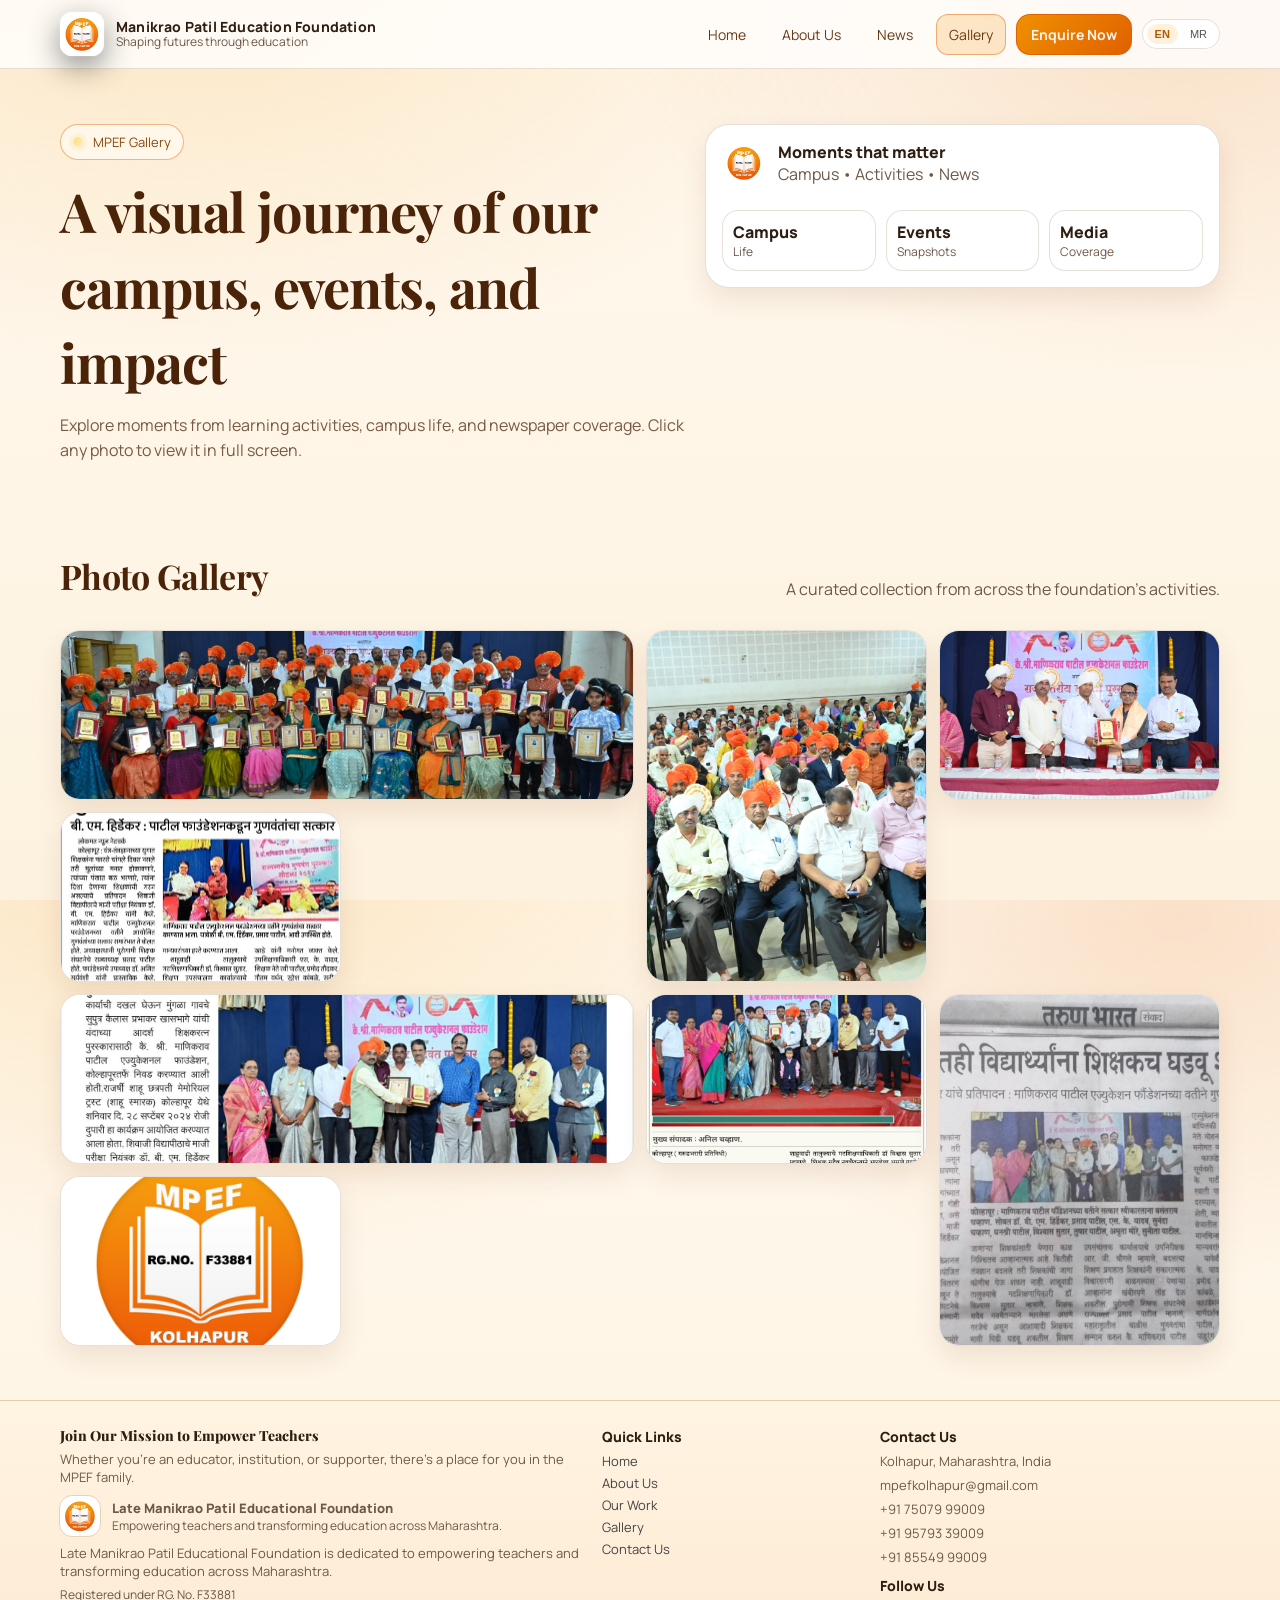
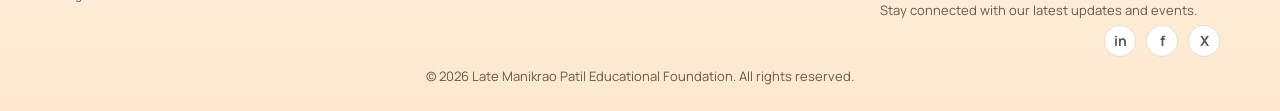
<file: gallery.html>
<!doctype html>
<html lang="en">
  <head>
    <meta charset="UTF-8" />
    <meta name="viewport" content="width=device-width, initial-scale=1.0" />
    <meta
      name="description"
      content="Photo gallery of Manikrao Patil Education Foundation (MPEF): campus moments, events, and newspaper highlights."
    />
    <title>Gallery • Manikrao Patil Education Foundation (MPEF)</title>
    <link rel="preconnect" href="https://fonts.googleapis.com" />
    <link rel="preconnect" href="https://fonts.gstatic.com" crossorigin />
    <link
      href="https://fonts.googleapis.com/css2?family=Manrope:wght@400;500;600;700;800&family=Playfair+Display:wght@600;700;800&display=swap"
      rel="stylesheet"
    />
    <link rel="icon" href="images/logo.jpeg" />
    <link rel="stylesheet" href="assets/styles.css" />
  </head>
  <body>
    <a class="skip-link" href="#main" data-i18n data-en="Skip to content" data-mr="मुख्य मजकुराकडे जा"
      >Skip to content</a
    >

    <header class="site-header">
      <div class="container header-inner">
        <a class="brand" href="index.html" aria-label="MPEF Home">
          <img class="brand-logo" src="images/logo.jpeg" alt="MPEF Logo" />
          <div class="brand-text">
            <div
              class="brand-title"
              data-i18n
              data-en="Manikrao Patil Education Foundation"
              data-mr="कै.श्री. माणिकराव पाटील एज्युकेशनल फौंडेशन"
            >
              कै.श्री. माणिकराव पाटील एज्युकेशनल फौंडेशन
            </div>
            <div
              class="brand-subtitle"
              data-i18n
              data-en="Shaping futures through education"
              data-mr="शिक्षणातून भविष्य घडवतो"
            >
              Shaping futures through education
            </div>
          </div>
        </a>

        <button
          class="nav-toggle"
          type="button"
          data-nav-toggle
          data-i18n-aria-label
          data-en-aria-label="Open menu"
          data-mr-aria-label="मेनू उघडा"
          aria-label="Open menu"
        >
          <span></span><span></span><span></span>
        </button>

        <nav class="site-nav" data-nav>
          <a class="nav-link" href="index.html" data-i18n data-en="Home" data-mr="मुख्यपृष्ठ">Home</a>
          <a class="nav-link" href="about.html" data-i18n data-en="About Us" data-mr="आमच्याबद्दल">About Us</a>
          <a class="nav-link" href="news.html" data-i18n data-en="News" data-mr="बातम्या">News</a>
          <a class="nav-link is-active" href="gallery.html" data-i18n data-en="Gallery" data-mr="गॅलरी">Gallery</a>
          <a class="nav-cta" href="index.html#contact" data-i18n data-en="Enquire Now" data-mr="तुरंत चौकशी करा"
            >Enquire Now</a
          >
          <div class="lang-toggle" data-lang-toggle>
            <button type="button" data-lang-btn="en" class="is-active">EN</button>
            <button type="button" data-lang-btn="mr">MR</button>
          </div>
        </nav>
      </div>
    </header>

    <main id="main">
      <section class="page-hero">
        <div class="container page-hero-inner">
          <div>
            <p class="pill" data-i18n data-en="MPEF Gallery" data-mr="MPEF गॅलरी">
              <span class="dot"></span>
              MPEF Gallery
            </p>
            <h1
              data-i18n
              data-en="A visual journey of our campus, events, and impact"
              data-mr="आमच्या परिसर, उपक्रम आणि सामाजिक प्रभावाचा दृश्य प्रवास"
            >
              A visual journey of our campus, events, and impact
            </h1>
            <p
              class="lead"
              data-i18n
              data-en="Explore moments from learning activities, campus life, and newspaper coverage. Click any photo to view it in full screen."
              data-mr="अभ्यासातील उपक्रम, परिसरातील घडामोडी आणि वृत्तपत्र प्रसिद्धीतील क्षण येथे पहा. कोणत्याही फोटोवर क्लिक करून पूर्ण आकारात पाहू शकता."
            >
              Explore moments from learning activities, campus life, and newspaper coverage. Click
              any photo to view it in full screen.
            </p>
          </div>

          <div class="page-hero-card">
            <div class="page-hero-card-top">
              <img src="images/logo.jpeg" alt="MPEF Logo" />
              <div>
                <div class="kicker" data-i18n data-en="Moments that matter" data-mr="महत्त्वाचे क्षण">
                  Moments that matter
                </div>
                <div
                  class="muted"
                  data-i18n
                  data-en="Campus • Activities • News"
                  data-mr="परिसर • उपक्रम • बातम्या"
                >
                  Campus • Activities • News
                </div>
              </div>
            </div>
            <div class="divider"></div>
            <div class="kpi-row">
              <div class="mini-kpi">
                <div class="mini-kpi-value" data-i18n data-en="Campus" data-mr="परिसर">Campus</div>
                <div class="mini-kpi-label" data-i18n data-en="Life" data-mr="जीवन">Life</div>
              </div>
              <div class="mini-kpi">
                <div class="mini-kpi-value" data-i18n data-en="Events" data-mr="कार्यक्रम">Events</div>
                <div class="mini-kpi-label" data-i18n data-en="Snapshots" data-mr="झलक">Snapshots</div>
              </div>
              <div class="mini-kpi">
                <div class="mini-kpi-value" data-i18n data-en="Media" data-mr="माध्यम">Media</div>
                <div class="mini-kpi-label" data-i18n data-en="Coverage" data-mr="प्रसिद्धी">Coverage</div>
              </div>
            </div>
          </div>
        </div>
      </section>

      <section class="section">
        <div class="container">
          <div class="section-head">
            <h2 data-i18n data-en="Photo Gallery" data-mr="छायाचित्र गॅलरी">Photo Gallery</h2>
            <p
              class="muted"
              data-i18n
              data-en="A curated collection from across the foundation's activities."
              data-mr="संस्थेच्या विविध उपक्रमांमधील निवडक छायाचित्रे."
            >
              A curated collection from across the foundation's activities.
            </p>
          </div>

          <div class="mosaic-grid" aria-live="polite">
            <figure class="mosaic-item mosaic-item--wide" data-open-lightbox data-src="images/1.jpeg" data-title="Campus and students">
              <img src="images/1.jpeg" alt="Campus and students" loading="lazy" />
            </figure>
            <figure class="mosaic-item mosaic-item--tall" data-open-lightbox data-src="images/2.jpeg" data-title="Learning and activities">
              <img src="images/2.jpeg" alt="Learning and activities" loading="lazy" />
            </figure>
            <figure class="mosaic-item" data-open-lightbox data-src="images/3.jpeg" data-title="Events and celebrations">
              <img src="images/3.jpeg" alt="Events and celebrations" loading="lazy" />
            </figure>
            <figure class="mosaic-item" data-open-lightbox data-src="images/Newspaper/1.jpeg" data-title="Newspaper clipping 1">
              <img src="images/Newspaper/1.jpeg" alt="Newspaper clipping 1" loading="lazy" />
            </figure>
            <figure class="mosaic-item mosaic-item--wide" data-open-lightbox data-src="images/Newspaper/2.jpeg" data-title="Newspaper clipping 2">
              <img src="images/Newspaper/2.jpeg" alt="Newspaper clipping 2" loading="lazy" />
            </figure>
            <figure class="mosaic-item" data-open-lightbox data-src="images/Newspaper/3.jpeg" data-title="Newspaper clipping 3">
              <img src="images/Newspaper/3.jpeg" alt="Newspaper clipping 3" loading="lazy" />
            </figure>
            <figure class="mosaic-item mosaic-item--tall" data-open-lightbox data-src="images/Newspaper/4.jpeg" data-title="Newspaper clipping 4">
              <img src="images/Newspaper/4.jpeg" alt="Newspaper clipping 4" loading="lazy" />
            </figure>
            <figure class="mosaic-item" data-open-lightbox data-src="images/logo.jpeg" data-title="MPEF emblem">
              <img src="images/logo.jpeg" alt="MPEF emblem" loading="lazy" />
            </figure>
          </div>
        </div>
      </section>
    </main>

    <div class="lightbox" data-lightbox aria-hidden="true">
      <button
        class="lightbox-close"
        type="button"
        data-lightbox-close
        data-i18n-aria-label
        data-en-aria-label="Close"
        data-mr-aria-label="बंद करा"
        aria-label="Close"
      >
        ×
      </button>
      <img class="lightbox-img" data-lightbox-img alt="Gallery photo" />
      <div class="lightbox-caption" data-lightbox-caption></div>
    </div>

    <footer class="site-footer">
      <div class="container footer-inner">
        <div class="footer-mission">
          <h3
            class="footer-heading"
            data-i18n
            data-en="Join Our Mission to Empower Teachers"
            data-mr="शिक्षक सक्षमीकरणाच्या आमच्या ध्येयात सहभागी व्हा"
          >
            Join Our Mission to Empower Teachers
          </h3>
          <p
            class="footer-text"
            data-i18n
            data-en="Whether you're an educator, institution, or supporter, there's a place for you in the MPEF family."
            data-mr="तुम्ही शिक्षक, संस्था किंवा समर्थक असाल, MPEF परिवारात तुमच्यासाठी नक्की स्थान आहे."
          >
            Whether you're an educator, institution, or supporter, there's a place for you in the
            MPEF family.
          </p>
          <div class="footer-brand" style="margin-top: 10px">
            <img class="footer-logo" src="images/logo.jpeg" alt="MPEF Logo" />
            <div>
              <div
                class="footer-title"
                data-i18n
                data-en="Late Manikrao Patil Educational Foundation"
                data-mr="कै.श्री. माणिकराव पाटील एज्युकेशनल फौंडेशन"
              >
                Late Manikrao Patil Educational Foundation
              </div>
              <div
                class="footer-subtitle"
                data-i18n
                data-en="Empowering teachers and transforming education across Maharashtra."
                data-mr="शिक्षकांना सक्षम करून महाराष्ट्रभर शिक्षणात परिवर्तन घडवणे."
              >
                Empowering teachers and transforming education across Maharashtra.
              </div>
            </div>
          </div>
          <p
            class="footer-text"
            style="margin-top: 8px"
            data-i18n
            data-en="Late Manikrao Patil Educational Foundation is dedicated to empowering teachers and transforming education across Maharashtra."
            data-mr="कै.श्री. माणिकराव पाटील एज्युकेशनल फौंडेशन शिक्षकांना सक्षम करून महाराष्ट्रभर शिक्षणात परिवर्तन घडवण्यासाठी कटिबद्ध आहे."
          >
            Late Manikrao Patil Educational Foundation is dedicated to empowering teachers and
            transforming education across Maharashtra.
          </p>
          <p
            class="footer-reg"
            data-i18n
            data-en="Registered under RG. No. F33881"
            data-mr="नोंदणी क्रमांक: RG. No. F33881"
          >
            Registered under RG. No. F33881
          </p>
        </div>

        <div class="footer-links">
          <h4 class="footer-heading" data-i18n data-en="Quick Links" data-mr="त्वरित दुवे">Quick Links</h4>
          <ul class="footer-list">
            <li><a href="index.html" data-i18n data-en="Home" data-mr="मुख्यपृष्ठ">Home</a></li>
            <li><a href="about.html" data-i18n data-en="About Us" data-mr="आमच्याबद्दल">About Us</a></li>
            <li><a href="about.html#main" data-i18n data-en="Our Work" data-mr="आमचे कार्य">Our Work</a></li>
            <li><a href="gallery.html" data-i18n data-en="Gallery" data-mr="गॅलरी">Gallery</a></li>
            <li><a href="index.html#contact" data-i18n data-en="Contact Us" data-mr="आमच्याशी संपर्क">Contact Us</a></li>
          </ul>
        </div>

        <div class="footer-contact">
          <h4 class="footer-heading" data-i18n data-en="Contact Us" data-mr="आमच्याशी संपर्क">Contact Us</h4>
          <p class="footer-text" data-i18n data-en="Kolhapur, Maharashtra, India" data-mr="कोल्हापूर, महाराष्ट्र, भारत">
            Kolhapur, Maharashtra, India
          </p>
          <p class="footer-text"><a href="mailto:mpefkolhapur@gmail.com">mpefkolhapur@gmail.com</a></p>
          <p class="footer-text"><a href="tel:+917507999009">+91 75079 99009</a></p>
          <p class="footer-text"><a href="tel:+919579339009">+91 95793 39009</a></p>
          <p class="footer-text"><a href="tel:+918554999009">+91 85549 99009</a></p>
          <h4 class="footer-heading" style="margin-top: 10px" data-i18n data-en="Follow Us" data-mr="आम्हाला फॉलो करा"
            >Follow Us</h4
          >
          <p
            class="footer-text"
            data-i18n
            data-en="Stay connected with our latest updates and events."
            data-mr="आमच्या ताज्या अपडेट्स आणि कार्यक्रमांसोबत जोडलेले रहा."
          >
            Stay connected with our latest updates and events.
          </p>
          <div class="footer-social">
            <a href="#" aria-label="LinkedIn">in</a>
            <a href="#" aria-label="Facebook">f</a>
            <a href="#" aria-label="Twitter / X">X</a>
          </div>
        </div>
      </div>
      <div class="container footer-bottom">
        <span
          data-i18n
          data-en="© 2026 Late Manikrao Patil Educational Foundation. All rights reserved."
          data-mr="© 2026 कै.श्री. माणिकराव पाटील एज्युकेशनल फौंडेशन. सर्व हक्क राखीव."
          >© 2026 Late Manikrao Patil Educational Foundation. All rights reserved.</span
        >
      </div>
    </footer>

    <script src="assets/main.js"></script>
  </body>
</html>
</file>
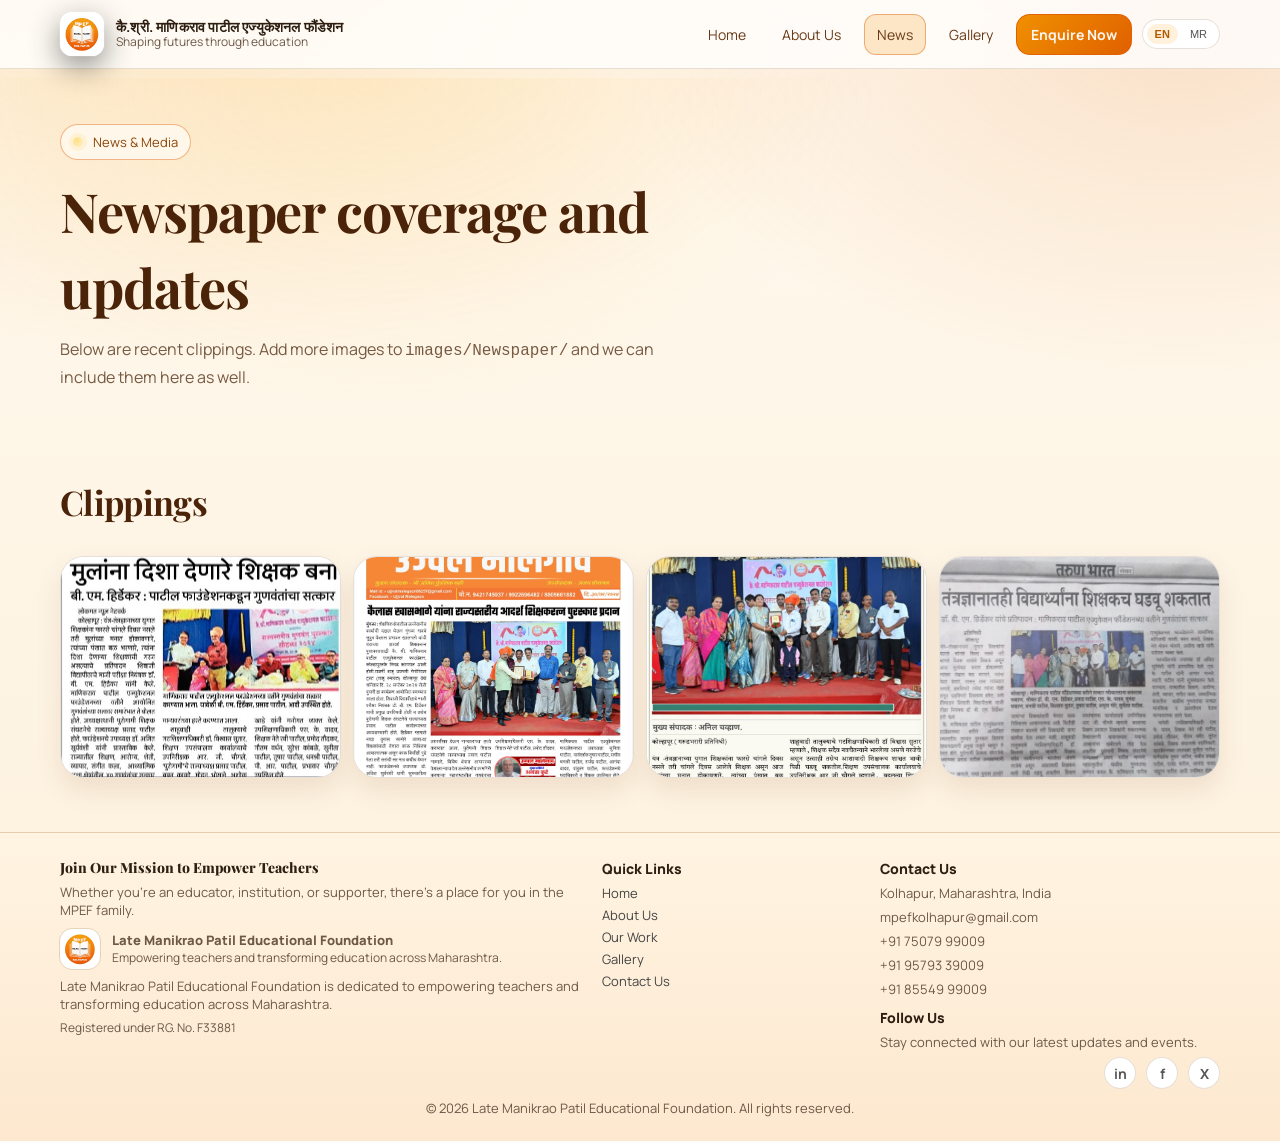
<file: news.html>
<!doctype html>
<html lang="en">
  <head>
    <meta charset="UTF-8" />
    <meta name="viewport" content="width=device-width, initial-scale=1.0" />
    <meta
      name="description"
      content="News and media coverage of Manikrao Patil Education Foundation (MPEF)."
    />
    <title>News â€¢ Manikrao Patil Education Foundation (MPEF)</title>
    <link rel="preconnect" href="https://fonts.googleapis.com" />
    <link rel="preconnect" href="https://fonts.gstatic.com" crossorigin />
    <link
      href="https://fonts.googleapis.com/css2?family=Manrope:wght@400;500;600;700;800&family=Playfair+Display:wght@600;700;800&display=swap"
      rel="stylesheet"
    />
    <link rel="icon" href="images/logo.jpeg" />
    <link rel="stylesheet" href="assets/styles.css" />
  </head>
  <body>
    <a class="skip-link" href="#main" data-i18n data-en="Skip to content" data-mr="मुख्य मजकुराकडे जा"
      >Skip to content</a
    >

    <header class="site-header">
      <div class="container header-inner">
        <a class="brand" href="index.html" aria-label="MPEF Home">
          <img class="brand-logo" src="images/logo.jpeg" alt="MPEF Logo" />
          <div class="brand-text">
            <div
              class="brand-title"
              data-i18n
              data-en="कै.श्री. माणिकराव पाटील एज्युकेशनल फौंडेशन"
              data-mr="कै.श्री. माणिकराव पाटील एज्युकेशनल फौंडेशन"
            >
              कै.श्री. माणिकराव पाटील एज्युकेशनल फौंडेशन
            </div>
            <div
              class="brand-subtitle"
              data-i18n
              data-en="Shaping futures through education"
              data-mr="शिक्षणातून भविष्य घडवतो"
            >
              Shaping futures through education
            </div>
          </div>
        </a>

        <button
          class="nav-toggle"
          type="button"
          data-nav-toggle
          data-i18n-aria-label
          data-en-aria-label="Open menu"
          data-mr-aria-label="à¤®à¥‡à¤¨à¥‚ à¤‰à¤˜à¤¡à¤¾"
          aria-label="Open menu"
        >
          <span></span><span></span><span></span>
        </button>

        <nav class="site-nav" data-nav>
          <a
            class="nav-link"
            href="index.html"
            data-i18n
            data-en="Home"
            data-mr="मुख्यपृष्ठ"
            >Home</a
          >
          <a
            class="nav-link"
            href="about.html"
            data-i18n
            data-en="About Us"
            data-mr="आमच्याबद्दल"
            >About Us</a
          >
          <a
            class="nav-link is-active"
            href="news.html"
            data-i18n
            data-en="News"
            data-mr="बातम्या"
            >News</a
          >
          <a
            class="nav-link"
            href="gallery.html"
            data-i18n
            data-en="Gallery"
            data-mr="गॅलरी"
            >Gallery</a
          >
          <a
            class="nav-cta"
            href="index.html#contact"
            data-i18n
            data-en="Enquire Now"
            data-mr="तुरंत चौकशी करा"
            >Enquire Now</a
          >
          <div class="lang-toggle" data-lang-toggle>
            <button type="button" data-lang-btn="en" class="is-active">EN</button>
            <button type="button" data-lang-btn="mr">MR</button>
          </div>
        </nav>
      </div>
    </header>

    <main id="main">
      <section class="page-hero page-hero--news">
        <div class="container page-hero-inner">
          <div>
            <p class="pill" data-i18n data-en="News & Media" data-mr="बातम्या व माध्यमे">
              <span class="dot"></span>
              News & Media
            </p>
            <h1
              data-i18n
              data-en="Newspaper coverage and updates"
              data-mr="वृत्तपत्रांमधील प्रसिद्धी आणि अद्ययावत घडामोडी"
            >
              Newspaper coverage and updates
            </h1>
            <p
              class="lead"
              data-i18n-html
              data-i18n
              data-en="Below are recent clippings. Add more images to <code>images/Newspaper/</code> and we can include them here as well."
              data-mr="खाली आमच्या संस्थेबाबत आलेल्या काही ताज्या वृत्तपत्रातील झलक दिल्या आहेत. <code>images/Newspaper/</code> या फोल्डरमध्ये नवी चित्रे टाकल्यास ती येथेही दाखवू शकता."
            >
              Below are recent clippings. Add more images to <code>images/Newspaper/</code> and
              we can include them here as well.
            </p>
          </div>
          
        </div>
      </section>

      <section class="section">
        <div class="container">
          <div class="section-head">
            <h2 data-i18n data-en="Clippings" data-mr="वृत्तपत्र कात्रणे">Clippings</h2>
            </div>

          <div class="news-grid" id="newsGrid" aria-live="polite"></div>
        </div>
      </section>
    </main>

    <div class="lightbox" data-lightbox aria-hidden="true">
      <button
        class="lightbox-close"
        type="button"
        data-lightbox-close
        data-i18n-aria-label
        data-en-aria-label="Close"
        data-mr-aria-label="बंद करा"
        aria-label="Close"
      >
        âœ•
      </button>
      <img class="lightbox-img" data-lightbox-img alt="News clipping" />
      <div class="lightbox-caption" data-lightbox-caption></div>
    </div>

    <footer class="site-footer">
      <div class="container footer-inner">
        <div class="footer-mission">
          <h3
            class="footer-heading"
            data-i18n
            data-en="Join Our Mission to Empower Teachers"
            data-mr="शिक्षक सक्षमीकरणाच्या आमच्या ध्येयात सहभागी व्हा"
          >
            Join Our Mission to Empower Teachers
          </h3>
          <p
            class="footer-text"
            data-i18n
            data-en="Whether you're an educator, institution, or supporter, there's a place for you in the MPEF family."
            data-mr="तुम्ही शिक्षक, संस्था किंवा समर्थक असाल, MPEF परिवारात तुमच्यासाठी नक्की स्थान आहे."
          >
            Whether you're an educator, institution, or supporter, there's a place for you in the
            MPEF family.
          </p>
          <div class="footer-brand" style="margin-top: 10px">
            <img class="footer-logo" src="images/logo.jpeg" alt="MPEF Logo" />
            <div>
              <div
                class="footer-title"
                data-i18n
                data-en="Late Manikrao Patil Educational Foundation"
                data-mr="कै.श्री. माणिकराव पाटील एज्युकेशनल फौंडेशन"
              >
                Late Manikrao Patil Educational Foundation
              </div>
              <div
                class="footer-subtitle"
                data-i18n
                data-en="Empowering teachers and transforming education across Maharashtra."
                data-mr="शिक्षकांना सक्षम करून महाराष्ट्रभर शिक्षणात परिवर्तन घडवणे."
              >
                Empowering teachers and transforming education across Maharashtra.
              </div>
            </div>
          </div>
          <p
            class="footer-text"
            style="margin-top: 8px"
            data-i18n
            data-en="Late Manikrao Patil Educational Foundation is dedicated to empowering teachers and transforming education across Maharashtra."
            data-mr="कै.श्री. माणिकराव पाटील एज्युकेशनल फौंडेशन शिक्षकांना सक्षम करून महाराष्ट्रभर शिक्षणात परिवर्तन घडवण्यासाठी कटिबद्ध आहे."
          >
            Late Manikrao Patil Educational Foundation is dedicated to empowering teachers and
            transforming education across Maharashtra.
          </p>
          <p
            class="footer-reg"
            data-i18n
            data-en="Registered under RG. No. F33881"
            data-mr="नोंदणी क्रमांक: RG. No. F33881"
          >
            Registered under RG. No. F33881
          </p>
        </div>

        <div class="footer-links">
          <h4 class="footer-heading" data-i18n data-en="Quick Links" data-mr="त्वरित दुवे">Quick Links</h4>
          <ul class="footer-list">
            <li><a href="index.html" data-i18n data-en="Home" data-mr="मुख्यपृष्ठ">Home</a></li>
            <li><a href="about.html" data-i18n data-en="About Us" data-mr="आमच्याबद्दल">About Us</a></li>
            <li><a href="about.html#main" data-i18n data-en="Our Work" data-mr="आमचे कार्य">Our Work</a></li>
            <li><a href="gallery.html" data-i18n data-en="Gallery" data-mr="गॅलरी">Gallery</a></li>
            <li>
              <a href="index.html#contact" data-i18n data-en="Contact Us" data-mr="आमच्याशी संपर्क">Contact Us</a>
            </li>
          </ul>
        </div>

        <div class="footer-contact">
          <h4 class="footer-heading" data-i18n data-en="Contact Us" data-mr="आमच्याशी संपर्क">Contact Us</h4>
          <p class="footer-text" data-i18n data-en="Kolhapur, Maharashtra, India" data-mr="कोल्हापूर, महाराष्ट्र, भारत">
            Kolhapur, Maharashtra, India
          </p>
          <p class="footer-text"><a href="mailto:mpefkolhapur@gmail.com">mpefkolhapur@gmail.com</a></p>
          <p class="footer-text"><a href="tel:+917507999009">+91 75079 99009</a></p>
          <p class="footer-text"><a href="tel:+919579339009">+91 95793 39009</a></p>
          <p class="footer-text"><a href="tel:+918554999009">+91 85549 99009</a></p>
          <h4 class="footer-heading" style="margin-top: 10px" data-i18n data-en="Follow Us" data-mr="आम्हाला फॉलो करा"
            >Follow Us</h4
          >
          <p
            class="footer-text"
            data-i18n
            data-en="Stay connected with our latest updates and events."
            data-mr="आमच्या ताज्या अपडेट्स आणि कार्यक्रमांसोबत जोडलेले रहा."
          >
            Stay connected with our latest updates and events.
          </p>
          <div class="footer-social">
            <a href="#" aria-label="LinkedIn">in</a>
            <a href="#" aria-label="Facebook">f</a>
            <a href="#" aria-label="Twitter / X">X</a>
          </div>
        </div>
      </div>
      <div class="container footer-bottom">
        <span
          data-i18n
          data-en="© 2026 Late Manikrao Patil Educational Foundation. All rights reserved."
          data-mr="© 2026 कै.श्री. माणिकराव पाटील एज्युकेशनल फौंडेशन. सर्व हक्क राखीव."
          >© 2026 Late Manikrao Patil Educational Foundation. All rights reserved.</span
        >
      </div>
    </footer>

    <script>
      // Keep this list in sync with your folder contents.
      // If you add more newspaper images, add them here.
      window.MPEF_NEWS_IMAGES = [
        { src: "images/Newspaper/1.jpeg", title: "Newspaper clipping 1" },
        { src: "images/Newspaper/2.jpeg", title: "Newspaper clipping 2" },
        { src: "images/Newspaper/3.jpeg", title: "Newspaper clipping 3" },
        { src: "images/Newspaper/4.jpeg", title: "Newspaper clipping 4" },
      ];
    </script>
    <script src="assets/main.js"></script>
  </body>
</html>
</file>
<file: assets/styles.css>
:root {
  --bg: #fff7ec;
  --bg2: #ffffff;
  --card: #ffffff;
  --card2: #fff3e0;
  --text: #222222;
  --muted: #6b6b6b;
  --faint: rgba(0, 0, 0, 0.04);
  --stroke: rgba(0, 0, 0, 0.08);
  --shadow: 0 18px 40px rgba(15, 23, 42, 0.12);
  --shadow2: 0 12px 26px rgba(15, 23, 42, 0.1);
  --radius: 18px;
  --radius2: 24px;
  --accent: #ff9800;
  --accent2: #ffb74d;
  --accent3: #ffe0b2;
  --warn: #ffe082;
  --max: 1160px;
}

* {
  box-sizing: border-box;
}

html,
body {
  height: 100%;
}

body {
  margin: 0;
  font-family: ui-sans-serif, system-ui, -apple-system, Segoe UI, Roboto, Helvetica, Arial,
    "Apple Color Emoji", "Segoe UI Emoji";
  color: var(--text);
  background: radial-gradient(1200px 700px at 20% 0%, rgba(255, 183, 77, 0.28), transparent 60%),
    radial-gradient(900px 600px at 80% 5%, rgba(255, 224, 178, 0.6), transparent 60%),
    linear-gradient(180deg, var(--bg), var(--bg2));
  overflow-x: hidden;
}

img {
  max-width: 100%;
  display: block;
}

a {
  color: inherit;
  text-decoration: none;
}

.container {
  width: min(var(--max), calc(100% - 40px));
  margin-inline: auto;
}

.skip-link {
  position: absolute;
  left: -999px;
  top: 12px;
  background: #fff;
  color: #111;
  padding: 10px 12px;
  border-radius: 10px;
  z-index: 9999;
}
.skip-link:focus {
  left: 12px;
}

.muted {
  color: var(--muted);
}
.tiny {
  font-size: 12px;
  line-height: 1.4;
}

.spacer-12 {
  height: 12px;
}
.spacer-16 {
  height: 16px;
}

/* Header */
.site-header {
  position: sticky;
  top: 0;
  z-index: 50;
  background: #ffffff;
  backdrop-filter: blur(10px);
  border-bottom: 1px solid var(--stroke);
}

.header-inner {
  display: flex;
  align-items: center;
  justify-content: space-between;
  padding: 12px 0;
  gap: 14px;
}

.brand {
  display: flex;
  align-items: center;
  gap: 12px;
  min-width: 240px;
}

.brand-logo {
  width: 44px;
  height: 44px;
  border-radius: 12px;
  object-fit: cover;
  box-shadow: 0 10px 30px rgba(0, 0, 0, 0.45);
  outline: 1px solid rgba(255, 255, 255, 0.12);
}

.brand-title {
  font-weight: 760;
  letter-spacing: 0.2px;
  font-size: 14px;
  line-height: 1.15;
}

.brand-subtitle {
  color: var(--muted);
  font-size: 12px;
  line-height: 1.2;
}

.site-nav {
  display: flex;
  align-items: center;
  gap: 10px;
}

.nav-link {
  font-size: 14px;
  padding: 10px 12px;
  border-radius: 12px;
  color: #444444;
  border: 1px solid transparent;
}
.nav-link:hover {
  background: rgba(255, 152, 0, 0.08);
  border-color: rgba(255, 152, 0, 0.16);
}
.nav-link.is-active {
  background: rgba(255, 152, 0, 0.13);
  border-color: rgba(255, 152, 0, 0.45);
}

.nav-cta {
  padding: 10px 14px;
  border-radius: 14px;
  font-size: 14px;
  font-weight: 700;
  border: 1px solid rgba(255, 167, 38, 0.75);
  background: linear-gradient(180deg, rgba(255, 183, 77, 0.9), rgba(255, 138, 0, 0.96));
  color: #301400;
}
.nav-cta:hover {
  border-color: rgba(255, 255, 255, 0.92);
}

.lang-toggle {
  display: inline-flex;
  align-items: center;
  gap: 4px;
  padding: 4px;
  border-radius: 999px;
  border: 1px solid var(--stroke);
  background: #ffffff;
}
.lang-toggle button {
  border: none;
  background: transparent;
  padding: 4px 8px;
  border-radius: 999px;
  font-size: 11px;
  cursor: pointer;
  color: #555555;
}
.lang-toggle button.is-active {
  background: rgba(255, 183, 77, 0.2);
  color: #b25b00;
  font-weight: 700;
}

.nav-toggle {
  display: none;
  width: 44px;
  height: 44px;
  border-radius: 14px;
  border: 1px solid var(--stroke);
  background: #ffffff;
  cursor: pointer;
  position: relative;
}
.nav-toggle span {
  position: absolute;
  left: 12px;
  right: 12px;
  height: 2px;
  background: #555555;
  border-radius: 2px;
}
.nav-toggle span:nth-child(1) {
  top: 14px;
}
.nav-toggle span:nth-child(2) {
  top: 21px;
}
.nav-toggle span:nth-child(3) {
  top: 28px;
}

/* Hero */
.hero {
  position: relative;
  padding: 64px 0 28px;
}

.hero-bg {
  position: absolute;
  inset: 0;
  pointer-events: none;
  overflow: hidden;
}

.hero-orb {
  position: absolute;
  width: 520px;
  height: 520px;
  border-radius: 999px;
  filter: blur(60px);
  opacity: 0.55;
}
.orb-1 {
  left: -160px;
  top: -220px;
  background: radial-gradient(circle at 30% 30%, rgba(255, 183, 77, 0.95), transparent 65%);
}
.orb-2 {
  right: -240px;
  top: -200px;
  background: radial-gradient(circle at 30% 30%, rgba(255, 152, 0, 0.9), transparent 65%);
}
.orb-3 {
  right: 120px;
  bottom: -320px;
  background: radial-gradient(circle at 30% 30%, rgba(255, 111, 0, 0.8), transparent 70%);
}

.hero-inner {
  display: grid;
  grid-template-columns: 1.1fr 0.9fr;
  gap: 36px;
  align-items: center;
}

h1,
h2,
h3 {
  margin: 0 0 12px;
}
h1 {
  font-size: clamp(34px, 5vw, 54px);
  line-height: 1.4;
  letter-spacing: -0.02em;
}
h2 {
  font-size: clamp(24px, 3vw, 34px);
  line-height: 1.35;
  letter-spacing: -0.02em;
}
h3 {
  font-size: 18px;
  line-height: 1.25;
}

p {
  margin: 0 0 12px;
}

.lead {
  font-size: 16px;
  line-height: 1.6;
  color: #555555;
}

.pill {
  display: inline-flex;
  align-items: center;
  gap: 10px;
  padding: 8px 12px;
  border-radius: 999px;
  border: 1px solid rgba(255, 183, 77, 0.45);
  background: rgba(255, 243, 224, 0.9);
  font-size: 13px;
  color: #5a3a12;
  margin-bottom: 14px;
}
.pill .dot {
  width: 10px;
  height: 10px;
  border-radius: 50%;
  background: radial-gradient(circle at 30% 30%, var(--warn), rgba(255, 204, 102, 0.2));
  box-shadow: 0 0 0 4px rgba(255, 204, 102, 0.16);
}

.text-gradient {
  background: linear-gradient(90deg, var(--accent), var(--accent2), var(--accent3));
  -webkit-background-clip: text;
  background-clip: text;
  color: transparent;
}

.hero-actions {
  display: flex;
  gap: 12px;
  flex-wrap: wrap;
  margin: 18px 0 18px;
}

.btn {
  display: inline-flex;
  align-items: center;
  justify-content: center;
  gap: 10px;
  padding: 12px 16px;
  border-radius: 14px;
  font-weight: 800;
  letter-spacing: 0.2px;
  border: 1px solid rgba(0, 0, 0, 0.04);
  cursor: pointer;
  transition: transform 120ms ease, background 160ms ease, border-color 160ms ease;
  user-select: none;
}
.btn:hover {
  transform: translateY(-1px);
}
.btn:active {
  transform: translateY(0px);
}

.btn-primary {
  border-color: rgba(255, 167, 38, 0.9);
  background: linear-gradient(180deg, rgba(255, 183, 77, 0.98), rgba(255, 138, 0, 0.96));
  color: #301400;
}
.btn-primary:hover {
  border-color: rgba(255, 255, 255, 0.9);
}
.btn-ghost {
  background: rgba(255, 152, 0, 0.08);
}
.btn-dark {
  background: #ff9800;
  color: #301400;
}

.hero-stats {
  display: grid;
  grid-template-columns: repeat(3, minmax(0, 1fr));
  gap: 12px;
}
.stat {
  padding: 14px 14px;
  border-radius: 16px;
  background: var(--card);
  border: 1px solid var(--stroke);
  box-shadow: var(--shadow2);
}
.stat-value {
  font-weight: 860;
  font-size: 14px;
}
.stat-label {
  color: var(--muted);
  font-size: 12px;
  margin-top: 2px;
}

.hero-media {
  position: relative;
}

.hero-slider {
  position: relative;
  border-radius: var(--radius2);
  overflow: hidden;
  background: #ffffff;
  border: 1px solid var(--stroke);
  box-shadow: var(--shadow);
  height: 360px;
}
.hero-slide {
  position: absolute;
  inset: 0;
  opacity: 0;
  transition: opacity 450ms ease;
}
.hero-slide img {
  width: 100%;
  height: 100%;
  object-fit: cover;
}
.hero-slide.is-active {
  opacity: 1;
}
.hero-dots {
  position: absolute;
  left: 50%;
  bottom: 14px;
  transform: translateX(-50%);
  display: flex;
  gap: 8px;
}
.hero-dot {
  width: 9px;
  height: 9px;
  border-radius: 999px;
  border: 1px solid rgba(255, 255, 255, 0.8);
  background: rgba(0, 0, 0, 0.35);
  cursor: pointer;
  transition: background 180ms ease, width 180ms ease, opacity 180ms ease;
  opacity: 0.7;
}
.hero-dot.is-active {
  width: 22px;
  background: linear-gradient(90deg, rgba(255, 183, 77, 0.96), rgba(255, 138, 0, 0.96));
  opacity: 1;
}

.media-badge {
  position: relative;
  margin-top: 10px;
  padding: 12px 14px;
  border-radius: 18px;
  background: #ffffff;
  border: 1px solid var(--stroke);
  box-shadow: var(--shadow2);
}
.media-badge-title {
  font-weight: 900;
  letter-spacing: 0.4px;
}
.media-badge-subtitle {
  font-size: 12px;
  color: var(--muted);
}

/* Sections */
.section {
  padding: 54px 0;
}
#contact {
  /* So anchored scrolling (e.g. Contact link) leaves space for the fixed header */
  scroll-margin-top: 130px;
}
.section-alt {
  background: #fffaf2;
  border-top: 1px solid var(--stroke);
  border-bottom: 1px solid var(--stroke);
}

.section-head {
  display: flex;
  justify-content: space-between;
  align-items: flex-end;
  gap: 14px;
  margin-bottom: 18px;
}
.section-head p {
  max-width: 62ch;
}

.grid-3 {
  display: grid;
  grid-template-columns: repeat(3, minmax(0, 1fr));
  gap: 14px;
}

.card {
  background: var(--card);
  border: 1px solid var(--stroke);
  border-radius: var(--radius2);
  padding: 18px;
  box-shadow: var(--shadow2);
}
.card p {
  color: #555555;
  line-height: 1.6;
}
.card-icon {
  width: 44px;
  height: 44px;
  border-radius: 14px;
  display: grid;
  place-items: center;
  background: linear-gradient(180deg, rgba(255, 183, 77, 0.85), rgba(255, 138, 0, 0.9));
  border: 1px solid rgba(255, 255, 255, 0.12);
  margin-bottom: 12px;
}

.split {
  display: grid;
  grid-template-columns: 1.1fr 0.9fr;
  gap: 16px;
  align-items: start;
}

.checklist {
  list-style: none;
  padding: 0;
  margin: 0;
  display: grid;
  gap: 10px;
}
.checklist li {
  position: relative;
  padding-left: 28px;
  color: var(--text);
  line-height: 1.55;
}
.checklist li::before {
  content: "✓";
  position: absolute;
  left: 0;
  top: 0;
  width: 20px;
  height: 20px;
  border-radius: 8px;
  display: grid;
  place-items: center;
  background: rgba(255, 183, 77, 0.16);
  border: 1px solid rgba(255, 152, 0, 0.55);
  color: #b25b00;
  font-weight: 900;
}

/* Leader photos & Chairman message */
.leader-photos {
  display: grid;
  grid-template-columns: repeat(auto-fit, minmax(200px, 1fr));
  gap: 24px;
  justify-content: center;
  margin-bottom: 32px;
}
.leader-photo {
  margin: 0;
  text-align: center;
}
.leader-photo img {
  width: 180px;
  height: 180px;
  margin: 0 auto 12px;
  border-radius: 50%;
  object-fit: cover;
  border: 4px solid rgba(255, 183, 77, 0.4);
  box-shadow: var(--shadow2);
}
.leader-photo figcaption {
  font-size: 15px;
  font-weight: 600;
  color: var(--text);
  line-height: 1.4;
}
.chairman-title {
  font-size: 1.5rem;
  margin-bottom: 24px;
  text-align: center;
}
.chairman-message {
  max-width: 720px;
  margin: 0 auto;
  background: var(--card);
  border: 1px solid var(--stroke);
  border-radius: var(--radius2);
  padding: 28px 32px;
  box-shadow: var(--shadow2);
}
.chairman-message p {
  font-size: 1rem;
  line-height: 1.75;
  color: var(--text);
  margin: 0 0 16px;
}
.chairman-message p:last-child {
  margin-bottom: 0;
}
.chairman-signature {
  margin-top: 24px !important;
  padding-top: 20px;
  border-top: 1px solid var(--stroke);
  font-style: italic;
  color: var(--muted) !important;
}

.callout {
  background: linear-gradient(180deg, rgba(255, 183, 77, 0.18), rgba(255, 255, 255, 0.05));
  border: 1px solid rgba(255, 183, 77, 0.45);
  border-radius: var(--radius2);
  padding: 18px;
  box-shadow: var(--shadow2);
}
.callout-mini {
  margin-top: 14px;
  display: grid;
  grid-template-columns: repeat(3, minmax(0, 1fr));
  gap: 10px;
}

.mini-kpi {
  padding: 10px 10px;
  border-radius: 16px;
  background: var(--card);
  border: 1px solid var(--stroke);
}
.mini-kpi-value {
  font-weight: 900;
}
.mini-kpi-label {
  font-size: 12px;
  color: var(--muted);
}

/* Contact */
.contact-grid {
  display: grid;
  grid-template-columns: 0.9fr 1.1fr;
  gap: 14px;
  align-items: stretch;
}
.contact-grid > .card,
.contact-grid > .form {
  height: 100%;
  display: flex;
  flex-direction: column;
}
.contact-lines {
  display: grid;
  gap: 10px;
  margin-top: 12px;
}
.contact-line {
  display: flex;
  justify-content: space-between;
  gap: 14px;
  padding: 10px 12px;
  border-radius: 14px;
  background: #ffffff;
  border: 1px solid var(--stroke);
}
.contact-key {
  color: var(--text);
  font-weight: 750;
}
.contact-val {
  color: var(--muted);
  text-align: right;
}

.form label {
  display: grid;
  gap: 6px;
  margin-top: 10px;
}
.form span {
  font-size: 12px;
  color: var(--muted);
}
input,
textarea {
  background: #ffffff;
  border: 1px solid var(--stroke);
  border-radius: 14px;
  padding: 12px 12px;
  color: var(--text);
  outline: none;
}
input:focus,
textarea:focus {
  border-color: rgba(25, 211, 255, 0.45);
  box-shadow: 0 0 0 4px rgba(25, 211, 255, 0.12);
}

.form-row {
  display: grid;
  grid-template-columns: 1fr 1fr;
  gap: 10px;
}
.form .tiny {
  margin-top: 10px;
  display: block;
}
.form button.btn-primary {
  margin-top: 10px;
}

/* Footer */
.site-footer {
  padding: 26px 0;
  border-top: 1px solid var(--stroke);
  background: #fff3e0;
}
.footer-inner {
  display: grid;
  grid-template-columns: 1.4fr 0.7fr 0.9fr;
  gap: 14px;
  align-items: flex-start;
}
.footer-brand {
  display: flex;
  align-items: center;
  gap: 12px;
}
.footer-logo {
  width: 40px;
  height: 40px;
  border-radius: 12px;
  object-fit: cover;
  outline: 1px solid var(--stroke);
}
.footer-title {
  font-weight: 900;
}
.footer-subtitle {
  color: var(--muted);
  font-size: 12px;
}
.footer-mission {
  font-size: 13px;
  color: var(--muted);
}
.footer-heading {
  font-size: 14px;
  font-weight: 800;
  color: var(--text);
  margin: 0 0 6px;
}
.footer-text {
  margin: 0 0 6px;
}
.footer-reg {
  font-size: 12px;
  color: var(--muted);
}
.footer-contact {
  font-size: 13px;
  color: var(--muted);
}
.footer-contact-title {
  font-weight: 700;
  color: var(--text);
  margin-bottom: 6px;
}
.footer-contact-line {
  margin-bottom: 4px;
}
.footer-contact-label {
  font-weight: 600;
  color: var(--text);
}
.footer-contact-value {
  margin-left: 4px;
}
.footer-links {
  font-size: 13px;
}
.footer-list {
  list-style: none;
  padding: 0;
  margin: 4px 0 0;
  display: grid;
  gap: 4px;
}
.footer-list a {
  color: #444444;
}
.footer-list a:hover {
  color: #b25b00;
}
.footer-social {
  display: flex;
  gap: 10px;
  justify-content: flex-end;
}
.footer-social a {
  width: 32px;
  height: 32px;
  border-radius: 999px;
  display: inline-flex;
  align-items: center;
  justify-content: center;
  background: #ffffff;
  border: 1px solid var(--stroke);
  color: #555555;
  font-size: 14px;
  font-weight: 700;
}
.footer-social a:hover {
  background: #ff9800;
  color: #301400;
  border-color: rgba(255, 152, 0, 0.8);
}
.footer-bottom {
  margin-top: 10px;
  font-size: 13px;
  color: var(--muted);
  text-align: center;
}

/* Page hero (About/News) */
.page-hero {
  padding: 46px 0 24px;
  position: relative;
}
.page-hero--news {
  background: radial-gradient(900px 600px at 30% 0%, rgba(255, 204, 102, 0.14), transparent 55%);
}
.page-hero-inner {
  display: grid;
  grid-template-columns: 1.1fr 0.9fr;
  gap: 16px;
  align-items: start;
}
.page-hero-card {
  border-radius: var(--radius2);
  padding: 16px;
  background: var(--card);
  border: 1px solid var(--stroke);
  box-shadow: var(--shadow2);
}
.page-hero-card-top {
  display: flex;
  gap: 12px;
  align-items: center;
}
.page-hero-card-top img {
  width: 44px;
  height: 44px;
  border-radius: 14px;
  object-fit: cover;
  outline: 1px solid rgba(255, 255, 255, 0.12);
}
.kicker {
  font-weight: 900;
}
.divider {
  height: 1px;
  background: rgba(255, 255, 255, 0.12);
  margin: 12px 0;
}
.kpi-row {
  display: grid;
  grid-template-columns: repeat(3, minmax(0, 1fr));
  gap: 10px;
}

/* Gallery */
.gallery-grid {
  display: grid;
  grid-template-columns: repeat(3, minmax(0, 1fr));
  gap: 12px;
}
.gallery-item {
  margin: 0;
  border-radius: var(--radius2);
  overflow: hidden;
  border: 1px solid var(--stroke);
  box-shadow: var(--shadow2);
}
.gallery-item img {
  width: 100%;
  height: 240px;
  object-fit: cover;
}

/* CTA */
.section-cta {
  padding-top: 10px;
}
.cta {
  display: flex;
  align-items: center;
  justify-content: space-between;
  gap: 16px;
  padding: 18px;
  border-radius: var(--radius2);
  background: linear-gradient(90deg, rgba(255, 243, 224, 0.96), rgba(255, 224, 178, 0.96));
  border: 1px solid rgba(255, 183, 77, 0.7);
  box-shadow: var(--shadow2);
}
.cta-actions {
  display: flex;
  gap: 12px;
  flex-wrap: wrap;
}

/* News grid + lightbox */
.news-grid {
  display: grid;
  grid-template-columns: repeat(4, minmax(0, 1fr));
  gap: 12px;
}
.news-item {
  margin: 0;
  border-radius: var(--radius2);
  overflow: hidden;
  border: 1px solid var(--stroke);
  background: var(--card);
  box-shadow: var(--shadow2);
  cursor: pointer;
  transition: transform 140ms ease, border-color 160ms ease;
}
.news-item:hover {
  transform: translateY(-2px);
  border-color: rgba(255, 152, 0, 0.7);
}
.news-item img {
  width: 100%;
  height: 220px;
  object-fit: cover;
}
.news-item figcaption {
  padding: 10px 12px;
  font-size: 13px;
  color: #444444;
  border-top: 1px solid var(--stroke);
}

.lightbox {
  position: fixed;
  inset: 0;
  display: none;
  place-items: center;
  padding: 20px;
  background: rgba(0, 0, 0, 0.75);
  z-index: 80;
}
.lightbox.is-open {
  display: grid;
}
.lightbox-img {
  max-width: min(980px, 96vw);
  max-height: 78vh;
  border-radius: 18px;
  border: 1px solid rgba(255, 255, 255, 0.16);
  box-shadow: var(--shadow);
  background: rgba(255, 255, 255, 0.05);
}
.lightbox-caption {
  margin-top: 12px;
  color: #f5f5f5;
  font-size: 14px;
  text-align: center;
}
.lightbox-close {
  position: fixed;
  top: 14px;
  right: 14px;
  width: 44px;
  height: 44px;
  border-radius: 14px;
  border: 1px solid rgba(255, 255, 255, 0.14);
  background: rgba(255, 255, 255, 0.08);
  color: #fff;
  font-weight: 900;
  cursor: pointer;
}

.lightbox-nav {
  position: fixed;
  top: 50%;
  transform: translateY(-50%);
  width: 46px;
  height: 46px;
  border-radius: 14px;
  border: 1px solid rgba(255, 255, 255, 0.22);
  background: rgba(255, 255, 255, 0.12);
  color: #ffffff;
  font-size: 24px;
  line-height: 1;
  font-weight: 700;
  cursor: pointer;
  z-index: 81;
}

.lightbox-prev {
  left: 14px;
}

.lightbox-next {
  right: 14px;
}

.lightbox-nav:hover {
  background: rgba(255, 255, 255, 0.24);
}

/* Toast */
.toast {
  position: fixed;
  left: 50%;
  bottom: 18px;
  transform: translateX(-50%) translateY(16px);
  opacity: 0;
  max-width: min(720px, calc(100% - 24px));
  padding: 12px 14px;
  border-radius: 16px;
  background: #ffffff;
  border: 1px solid var(--stroke);
  box-shadow: var(--shadow2);
  color: #333333;
  font-size: 14px;
  line-height: 1.4;
  transition: opacity 200ms ease, transform 220ms ease;
  z-index: 90;
}
.toast.is-on {
  opacity: 1;
  transform: translateX(-50%) translateY(0);
}

/* Responsive */
@media (max-width: 980px) {
  .hero-inner,
  .split,
  .page-hero-inner,
  .contact-grid {
    grid-template-columns: 1fr;
  }
  .hero {
    padding-top: 36px;
  }
  .footer-inner {
    grid-template-columns: 1fr;
    justify-items: start;
  }
  .footer-meta {
    justify-self: start;
  }
  .news-grid {
    grid-template-columns: repeat(2, minmax(0, 1fr));
  }
}

@media (max-width: 820px) {
  .nav-toggle {
    display: inline-flex;
    align-items: center;
    justify-content: center;
  }
  .site-nav {
    position: fixed;
    left: 18px;
    right: 18px;
    top: 74px;
    background: #ffffff;
    border: 1px solid var(--stroke);
    border-radius: 18px;
    padding: 10px;
    display: none;
    flex-direction: column;
    align-items: stretch;
    box-shadow: var(--shadow);
  }
  .site-nav.is-open {
    display: flex;
  }
  .nav-link,
  .nav-cta {
    width: 100%;
  }
  .grid-3 {
    grid-template-columns: 1fr;
  }
  .gallery-grid {
    grid-template-columns: 1fr;
  }
  .form-row {
    grid-template-columns: 1fr;
  }
  .hero-stats {
    grid-template-columns: 1fr;
  }
  .media-grid {
    grid-template-columns: 1fr;
    grid-template-rows: auto;
  }
  .media-card--large {
    grid-row: auto;
  }
  .news-grid {
    grid-template-columns: 1fr;
  }
  .lightbox-nav {
    width: 40px;
    height: 40px;
    font-size: 21px;
  }
}

/* =========================
   Premium Visual Refresh
   ========================= */
:root {
  --bg: #fff9ef;
  --bg2: #fdf2df;
  --card: #ffffff;
  --card2: #fff5e8;
  --text: #2e1e12;
  --muted: #6e5847;
  --faint: rgba(78, 35, 8, 0.06);
  --stroke: rgba(108, 61, 16, 0.16);
  --shadow: 0 22px 48px rgba(117, 53, 6, 0.16);
  --shadow2: 0 12px 26px rgba(117, 53, 6, 0.1);
  --accent: #f09000;
  --accent2: #e06000;
  --accent3: #ffb44c;
}

body {
  font-family: "Manrope", "Segoe UI", sans-serif;
  background: radial-gradient(1200px 700px at 14% -8%, rgba(240, 144, 0, 0.2), transparent 62%),
    radial-gradient(960px 620px at 92% 2%, rgba(224, 96, 0, 0.16), transparent 58%),
    linear-gradient(180deg, var(--bg), var(--bg2));
  position: relative;
  padding-top: 78px;
}

body::before {
  content: "";
  position: fixed;
  inset: 0;
  pointer-events: none;
  background-image: radial-gradient(rgba(133, 64, 10, 0.08) 0.65px, transparent 0.65px);
  background-size: 24px 24px;
  opacity: 0.3;
  z-index: -1;
}

h1,
h2,
h3 {
  font-family: "Playfair Display", Georgia, serif;
  color: #4a2308;
}

.lead,
.card p,
.contact-val {
  color: #775a43;
}

.site-header {
  position: fixed;
  top: 0;
  left: 0;
  right: 0;
  z-index: 120;
  background: rgba(255, 255, 255, 0.78);
  backdrop-filter: blur(14px);
  transition: box-shadow 220ms ease, background 220ms ease, border-color 220ms ease;
}

.site-header.is-scrolled {
  background: rgba(255, 255, 255, 0.9);
  box-shadow: 0 10px 28px rgba(117, 53, 6, 0.14);
  border-bottom-color: rgba(108, 61, 16, 0.2);
}

.nav-link {
  color: #6a3a17;
  transition: background 180ms ease, color 180ms ease, transform 180ms ease, border-color 180ms ease;
}

.nav-link:hover {
  background: rgba(240, 144, 0, 0.12);
  border-color: rgba(224, 96, 0, 0.34);
  transform: translateY(-1px);
}

.nav-link.is-active {
  background: rgba(240, 144, 0, 0.2);
  border-color: rgba(224, 96, 0, 0.44);
}

.nav-cta,
.btn-primary {
  border-color: rgba(224, 96, 0, 0.9);
  background: linear-gradient(135deg, #f09000, #e06000);
  color: #fff7ef;
}

.btn-ghost {
  background: rgba(240, 144, 0, 0.1);
  color: #8d3f0c;
}

.btn-dark {
  background: #e06000;
  color: #ffffff;
  border-color: rgba(224, 96, 0, 0.9);
}

.btn:hover,
.nav-cta:hover {
  transform: translateY(-2px);
  box-shadow: 0 10px 24px rgba(117, 53, 6, 0.2);
}

.hero {
  padding: 72px 0 36px;
}

.hero-orb {
  opacity: 0.48;
  animation: floatOrb 12s ease-in-out infinite;
}

.orb-2 {
  animation-delay: -3s;
}

.orb-3 {
  animation-delay: -6s;
}

.pill {
  border: 1px solid rgba(224, 96, 0, 0.44);
  background: rgba(255, 248, 235, 0.95);
  color: #8d460a;
}

.text-gradient {
  background: linear-gradient(90deg, #d35c00, #f09000, #ffb44c);
  -webkit-background-clip: text;
  background-clip: text;
}

.card,
.stat,
.news-item {
  transition: transform 180ms ease, box-shadow 240ms ease, border-color 180ms ease;
}

.card:hover,
.stat:hover,
.news-item:hover {
  transform: translateY(-4px);
  box-shadow: var(--shadow);
  border-color: rgba(224, 96, 0, 0.28);
}

.checklist li::before {
  content: ">";
  background: rgba(240, 144, 0, 0.12);
  border: 1px solid rgba(224, 96, 0, 0.36);
  color: #bf4f00;
}

.callout {
  background: linear-gradient(180deg, rgba(240, 144, 0, 0.1), rgba(255, 255, 255, 0.94));
  border: 1px solid rgba(224, 96, 0, 0.24);
}

input:focus,
textarea:focus {
  border-color: rgba(224, 96, 0, 0.52);
  box-shadow: 0 0 0 4px rgba(240, 144, 0, 0.16);
}

.section-alt {
  background: linear-gradient(180deg, #fff9ef, #fff2dd);
}

.site-footer {
  background: linear-gradient(180deg, #fff4e2, #fde8cf);
}

.footer-list a:hover {
  color: #c25200;
}

.footer-social a:hover {
  background: #e06000;
  color: #ffffff;
  border-color: rgba(224, 96, 0, 0.85);
}

.site-nav {
  z-index: 130;
}

@media (max-width: 820px) {
  .site-nav {
    top: 86px;
  }
}

.reveal {
  opacity: 0;
  transform: translateY(22px);
  transition: opacity 700ms ease, transform 700ms cubic-bezier(0.22, 1, 0.36, 1);
  will-change: opacity, transform;
}

.reveal.is-visible {
  opacity: 1;
  transform: translateY(0);
}

@keyframes floatOrb {
  0%,
  100% {
    transform: translateY(0) translateX(0);
  }
  50% {
    transform: translateY(-16px) translateX(10px);
  }
}

@media (prefers-reduced-motion: reduce) {
  * {
    animation-duration: 1ms !important;
    animation-iteration-count: 1 !important;
    transition-duration: 1ms !important;
    scroll-behavior: auto !important;
  }
  .reveal {
    opacity: 1;
    transform: none;
  }
}

/* =========================
   Extra Motion Enhancements
   ========================= */
.hero-slider {
  transform: translate3d(var(--parallax-x, 0px), var(--parallax-y, 0px), 0);
  transition: transform 260ms ease;
}

.hero-slide img {
  transform: scale(1.02);
}

.hero-slide.is-active img {
  animation: kenBurns 7s ease-out both;
}

.media-badge {
  animation: badgeFloat 5.8s ease-in-out infinite;
}

.nav-cta,
.btn-primary {
  position: relative;
  overflow: hidden;
}

.btn-primary::after,
.nav-cta::after {
  content: "";
  position: absolute;
  top: 0;
  left: -130%;
  width: 120%;
  height: 100%;
  background: linear-gradient(100deg, transparent, rgba(255, 255, 255, 0.28), transparent);
  transform: skewX(-20deg);
  transition: left 650ms ease;
}

.btn-primary:hover::after,
.nav-cta:hover::after {
  left: 130%;
}

@keyframes kenBurns {
  0% {
    transform: scale(1.06);
  }
  100% {
    transform: scale(1.01);
  }
}

@keyframes badgeFloat {
  0%,
  100% {
    transform: translateY(0);
  }
  50% {
    transform: translateY(-6px);
  }
}

@media (prefers-reduced-motion: reduce) {
  .hero-slider,
  .media-badge,
  .hero-slide.is-active img {
    animation: none !important;
    transform: none !important;
  }
}

.enquiry-popup {
  position: fixed;
  inset: 0;
  background: rgba(20, 10, 4, 0.45);
  display: grid;
  place-items: center;
  padding: 18px;
  z-index: 220;
  opacity: 0;
  pointer-events: none;
  transition: opacity 180ms ease;
}

.enquiry-popup.is-open {
  opacity: 1;
  pointer-events: auto;
}

.enquiry-popup-card {
  width: min(460px, 96vw);
  background: #ffffff;
  border: 1px solid rgba(224, 96, 0, 0.28);
  box-shadow: 0 20px 46px rgba(117, 53, 6, 0.24);
  border-radius: 20px;
  padding: 22px 20px;
  text-align: center;
  transform: translateY(12px) scale(0.98);
  transition: transform 220ms ease;
}

.enquiry-popup.is-open .enquiry-popup-card {
  transform: translateY(0) scale(1);
}

.enquiry-popup-title {
  margin: 0 0 8px;
}

.enquiry-popup-text {
  margin: 0 0 14px;
  color: #6a4d38;
  line-height: 1.6;
}

/* Gallery page */
.mosaic-grid {
  display: grid;
  grid-template-columns: repeat(4, minmax(0, 1fr));
  grid-auto-rows: 170px;
  gap: 12px;
}

.mosaic-item {
  margin: 0;
  border-radius: 20px;
  overflow: hidden;
  border: 1px solid var(--stroke);
  background: #ffffff;
  box-shadow: var(--shadow2);
  cursor: pointer;
  position: relative;
  transition: transform 220ms ease, box-shadow 240ms ease, border-color 220ms ease;
}

.mosaic-item:hover {
  transform: translateY(-6px);
  box-shadow: var(--shadow);
  border-color: rgba(224, 96, 0, 0.34);
}

.mosaic-item::after {
  content: "";
  position: absolute;
  inset: 0;
  background: linear-gradient(180deg, transparent 30%, rgba(0, 0, 0, 0.24) 100%);
  opacity: 0;
  transition: opacity 220ms ease;
}

.mosaic-item:hover::after {
  opacity: 1;
}

.mosaic-item img {
  width: 100%;
  height: 100%;
  object-fit: cover;
  transition: transform 340ms ease;
}

.mosaic-item:hover img {
  transform: scale(1.05);
}

.mosaic-item--wide {
  grid-column: span 2;
}

.mosaic-item--tall {
  grid-row: span 2;
}

@media (max-width: 980px) {
  .mosaic-grid {
    grid-template-columns: repeat(2, minmax(0, 1fr));
    grid-auto-rows: 160px;
  }
}

@media (max-width: 640px) {
  .leader-photos {
    grid-template-columns: 1fr;
    gap: 20px;
  }
  .leader-photo img {
    width: 140px;
    height: 140px;
  }
  .chairman-message {
    padding: 20px 18px;
  }
  .mosaic-grid {
    grid-template-columns: 1fr;
    grid-auto-rows: 240px;
  }
  .mosaic-item--wide,
  .mosaic-item--tall {
    grid-column: auto;
    grid-row: auto;
  }
}
</file>
